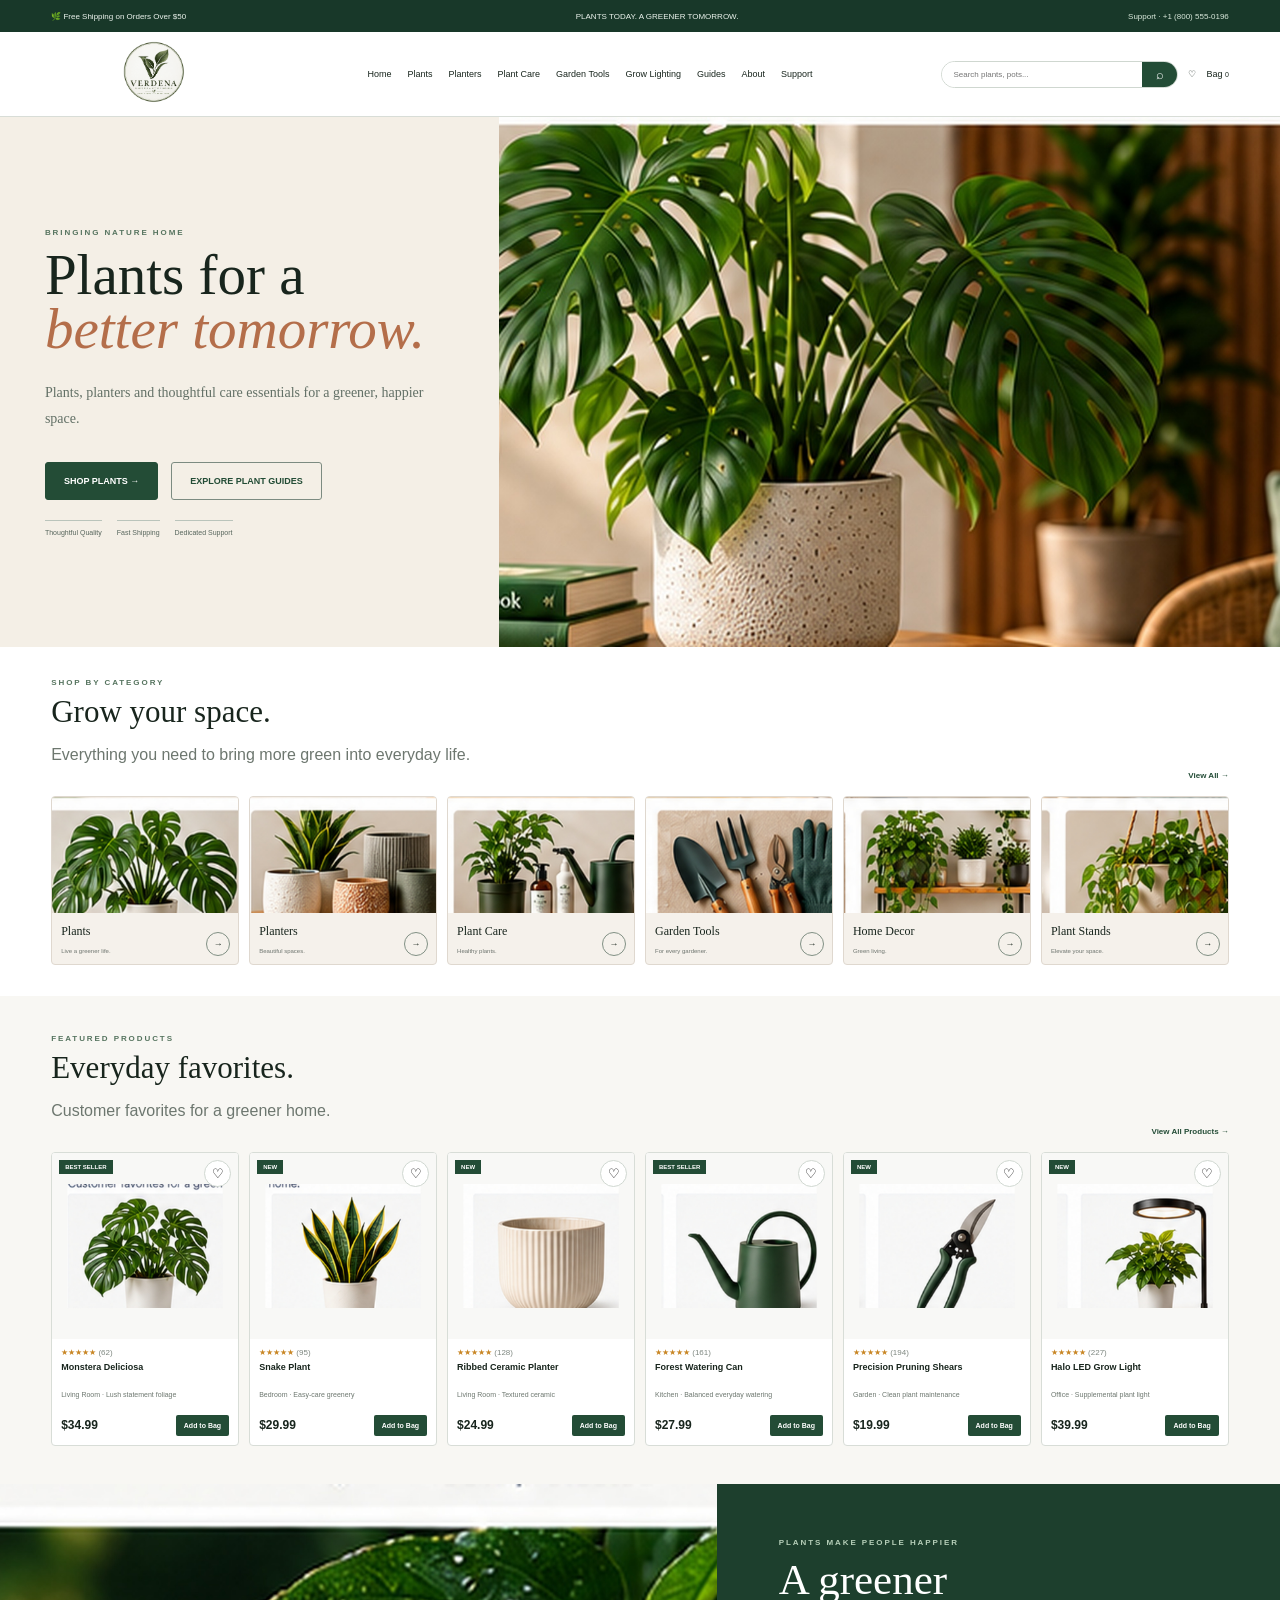
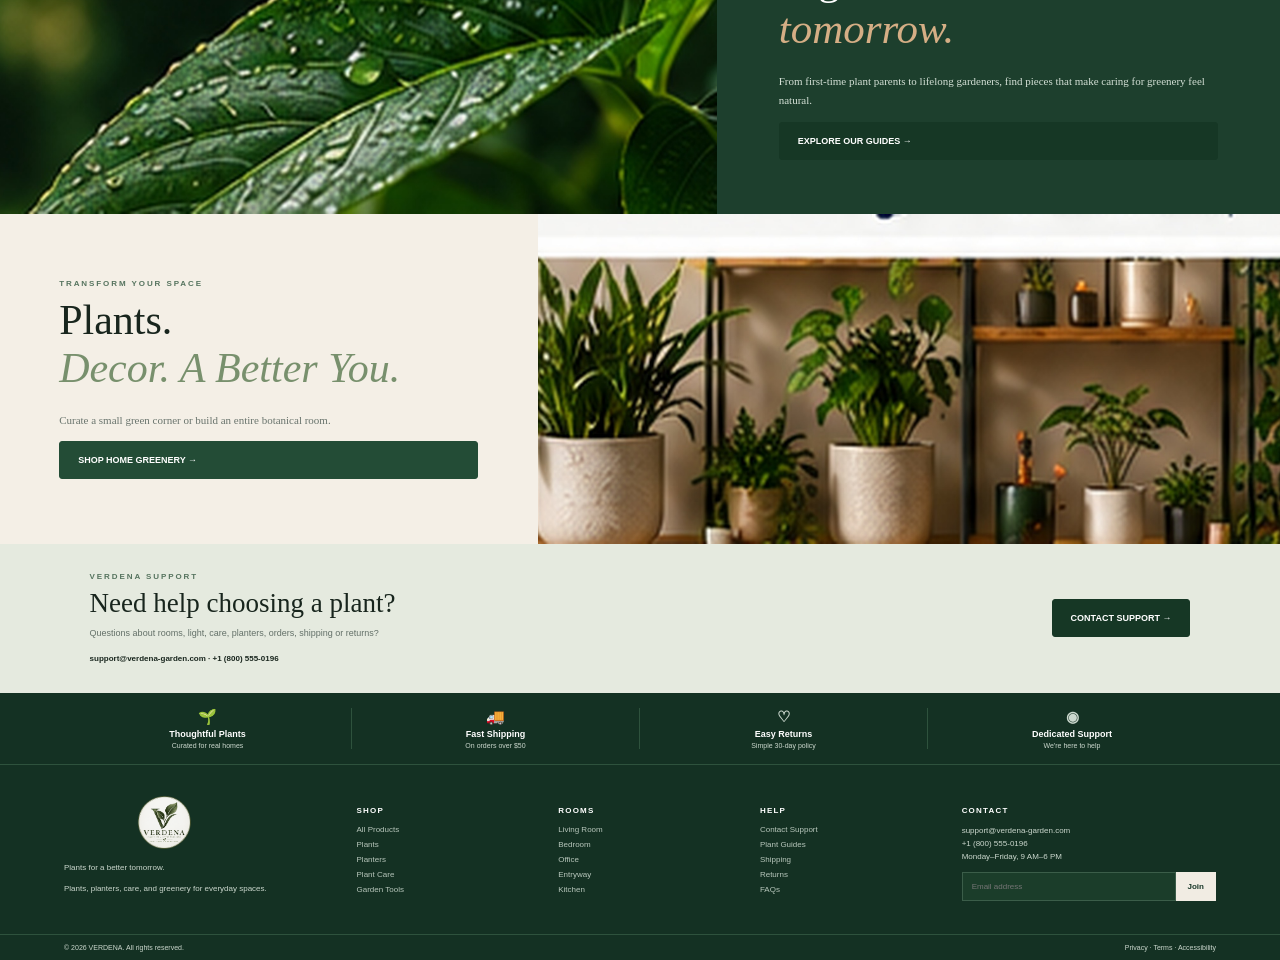
<file: index.html>
<!doctype html><html lang="en"><head><meta charset="utf-8"><meta name="viewport" content="width=device-width,initial-scale=1"><title>Home | VERDENA</title><meta name="description" content="VERDENA plants, planters, plant care, garden tools and natural home greenery."><link rel="stylesheet" href="style.css"></head><body><div class="utility"><span>🌿 Free Shipping on Orders Over $50</span><span>PLANTS TODAY. A GREENER TOMORROW.</span><a href="contact.html">Support · +1 (800) 555-0196</a></div>
<header class="header"><div class="nav">
<a class="brand" href="index.html"><img src="assets/images/verdena-logo.png" alt="VERDENA"></a>
<nav><a href="index.html">Home</a><a href="shop.html">Plants</a><a href="shop.html?cat=Planters">Planters</a><a href="shop.html?cat=Plant Care">Plant Care</a><a href="shop.html?cat=Garden Tools">Garden Tools</a><a href="shop.html?cat=Grow Lighting">Grow Lighting</a><a href="guides.html">Guides</a><a href="about.html">About</a><a href="contact.html">Support</a></nav>
<div class="tools"><div class="search"><input id="search" placeholder="Search plants, pots..."><button>⌕</button></div><a href="wishlist.html">♡</a><a href="cart.html">Bag <small id="cartCount">0</small></a></div>
</div></header><main>
<section class="hero"><div class="heroCopy"><div class="eyebrow">BRINGING NATURE HOME</div><h1>Plants for a<br><em>better tomorrow.</em></h1><p>Plants, planters and thoughtful care essentials for a greener, happier space.</p><div class="heroBtns"><a class="btn" href="shop.html?cat=Plants">Shop Plants →</a><a class="outline" href="guides.html">Explore Plant Guides</a></div><div class="trust"><span>Thoughtful Quality</span><span>Fast Shipping</span><span>Dedicated Support</span></div></div><div class="heroPhoto"><img src="assets/images/hero.jpg" alt="VERDENA greenery in a warm home"></div></section>

<section class="categories"><div class="sectionIntro"><div><div class="eyebrow">SHOP BY CATEGORY</div><h2>Grow your space.</h2><p>Everything you need to bring more green into everyday life.</p></div><a href="shop.html">View All →</a></div><div class="catGrid"><a class="catCard" href="shop.html?cat=Plants"><img src="assets/images/plants-cat.jpg" alt="Plants"><div><strong>Plants</strong><span>Live a greener life.</span></div><b>→</b></a><a class="catCard" href="shop.html?cat=Planters"><img src="assets/images/planters-cat.jpg" alt="Planters"><div><strong>Planters</strong><span>Beautiful spaces.</span></div><b>→</b></a><a class="catCard" href="shop.html?cat=Plant Care"><img src="assets/images/care-cat.jpg" alt="Plant Care"><div><strong>Plant Care</strong><span>Healthy plants.</span></div><b>→</b></a><a class="catCard" href="shop.html?cat=Garden Tools"><img src="assets/images/tools-cat.jpg" alt="Garden Tools"><div><strong>Garden Tools</strong><span>For every gardener.</span></div><b>→</b></a><a class="catCard" href="shop.html?cat=Home Decor"><img src="assets/images/decor-cat.jpg" alt="Home Decor"><div><strong>Home Decor</strong><span>Green living.</span></div><b>→</b></a><a class="catCard" href="shop.html?cat=Plant Stands"><img src="assets/images/stands-cat.jpg" alt="Plant Stands"><div><strong>Plant Stands</strong><span>Elevate your space.</span></div><b>→</b></a></div></section>

<section class="featured"><div class="sectionIntro"><div><div class="eyebrow">FEATURED PRODUCTS</div><h2>Everyday favorites.</h2><p>Customer favorites for a greener home.</p></div><a href="products.html">View All Products →</a></div><div class="productsGrid"><article class="productCard"><span class="tag">BEST SELLER</span><button class="heart" onclick="toggleWish(0)">♡</button><a class="productImg" href="product.html?id=0"><img src="assets/images/monstera.jpg" alt="Monstera Deliciosa" loading="lazy"></a><div class="productInfo"><div class="stars">★★★★★ <span>(62)</span></div><h3>Monstera Deliciosa</h3><p>Living Room · Lush statement foliage</p><div class="priceRow"><strong>$34.99</strong><button onclick="addToCart(0)">Add to Bag</button></div></div></article><article class="productCard"><span class="tag">NEW</span><button class="heart" onclick="toggleWish(1)">♡</button><a class="productImg" href="product.html?id=1"><img src="assets/images/snake-plant.jpg" alt="Snake Plant" loading="lazy"></a><div class="productInfo"><div class="stars">★★★★★ <span>(95)</span></div><h3>Snake Plant</h3><p>Bedroom · Easy-care greenery</p><div class="priceRow"><strong>$29.99</strong><button onclick="addToCart(1)">Add to Bag</button></div></div></article><article class="productCard"><span class="tag">NEW</span><button class="heart" onclick="toggleWish(2)">♡</button><a class="productImg" href="product.html?id=2"><img src="assets/images/ceramic-planter.jpg" alt="Ribbed Ceramic Planter" loading="lazy"></a><div class="productInfo"><div class="stars">★★★★★ <span>(128)</span></div><h3>Ribbed Ceramic Planter</h3><p>Living Room · Textured ceramic</p><div class="priceRow"><strong>$24.99</strong><button onclick="addToCart(2)">Add to Bag</button></div></div></article><article class="productCard"><span class="tag">BEST SELLER</span><button class="heart" onclick="toggleWish(3)">♡</button><a class="productImg" href="product.html?id=3"><img src="assets/images/watering-can.jpg" alt="Forest Watering Can" loading="lazy"></a><div class="productInfo"><div class="stars">★★★★★ <span>(161)</span></div><h3>Forest Watering Can</h3><p>Kitchen · Balanced everyday watering</p><div class="priceRow"><strong>$27.99</strong><button onclick="addToCart(3)">Add to Bag</button></div></div></article><article class="productCard"><span class="tag">NEW</span><button class="heart" onclick="toggleWish(4)">♡</button><a class="productImg" href="product.html?id=4"><img src="assets/images/pruning-shears.jpg" alt="Precision Pruning Shears" loading="lazy"></a><div class="productInfo"><div class="stars">★★★★★ <span>(194)</span></div><h3>Precision Pruning Shears</h3><p>Garden · Clean plant maintenance</p><div class="priceRow"><strong>$19.99</strong><button onclick="addToCart(4)">Add to Bag</button></div></div></article><article class="productCard"><span class="tag">NEW</span><button class="heart" onclick="toggleWish(5)">♡</button><a class="productImg" href="product.html?id=5"><img src="assets/images/grow-light.jpg" alt="Halo LED Grow Light" loading="lazy"></a><div class="productInfo"><div class="stars">★★★★★ <span>(227)</span></div><h3>Halo LED Grow Light</h3><p>Office · Supplemental plant light</p><div class="priceRow"><strong>$39.99</strong><button onclick="addToCart(5)">Add to Bag</button></div></div></article></div></section>

<section class="splitPromo"><div class="promoPhoto"><img src="assets/images/greenery-banner.jpg" alt="Green foliage detail"></div><div class="promoCopy"><div class="eyebrow">PLANTS MAKE PEOPLE HAPPIER</div><h2>A greener<br><em>tomorrow.</em></h2><p>From first-time plant parents to lifelong gardeners, find pieces that make caring for greenery feel natural.</p><a class="btn dark" href="guides.html">Explore Our Guides →</a></div></section>

<section class="spacePromo"><div class="spaceCopy"><div class="eyebrow">TRANSFORM YOUR SPACE</div><h2>Plants.<br><em>Decor. A Better You.</em></h2><p>Curate a small green corner or build an entire botanical room.</p><a class="btn" href="shop.html">Shop Home Greenery →</a></div><div class="spacePhoto"><img src="assets/images/space-banner.jpg" alt="Plants styled in a home"></div></section>

<section class="supportBand"><div><div class="eyebrow">VERDENA SUPPORT</div><h2>Need help choosing a plant?</h2><p>Questions about rooms, light, care, planters, orders, shipping or returns?</p><strong>support@verdena-garden.com · +1 (800) 555-0196</strong></div><a class="btn dark" href="contact.html">Contact Support →</a></section>
</main><footer class="footer"><div class="benefitRow"><div><b>🌱</b><strong>Thoughtful Plants</strong><span>Curated for real homes</span></div><div><b>🚚</b><strong>Fast Shipping</strong><span>On orders over $50</span></div><div><b>♡</b><strong>Easy Returns</strong><span>Simple 30-day policy</span></div><div><b>◉</b><strong>Dedicated Support</strong><span>We're here to help</span></div></div>
<div class="footMain"><div><img class="flogo" src="assets/images/verdena-logo.png" alt="VERDENA"><p>Plants for a better tomorrow.</p><p>Plants, planters, care, and greenery for everyday spaces.</p></div>
<div><h4>SHOP</h4><a href="shop.html">All Products</a><a href="shop.html?cat=Plants">Plants</a><a href="shop.html?cat=Planters">Planters</a><a href="shop.html?cat=Plant Care">Plant Care</a><a href="shop.html?cat=Garden Tools">Garden Tools</a></div>
<div><h4>ROOMS</h4><a href="shop.html?room=Living Room">Living Room</a><a href="shop.html?room=Bedroom">Bedroom</a><a href="shop.html?room=Office">Office</a><a href="shop.html?room=Entryway">Entryway</a><a href="shop.html?room=Kitchen">Kitchen</a></div>
<div><h4>HELP</h4><a href="contact.html">Contact Support</a><a href="guides.html">Plant Guides</a><a href="shipping.html">Shipping</a><a href="returns.html">Returns</a><a href="faq.html">FAQs</a></div>
<div><h4>CONTACT</h4><p>support@verdena-garden.com<br>+1 (800) 555-0196<br>Monday–Friday, 9 AM–6 PM</p><div class="newsletter"><input placeholder="Email address"><button>Join</button></div></div>
</div><div class="bottom">© 2026 VERDENA. All rights reserved.<span>Privacy · Terms · Accessibility</span></div></footer><script src="app.js"></script></body></html>
</file>
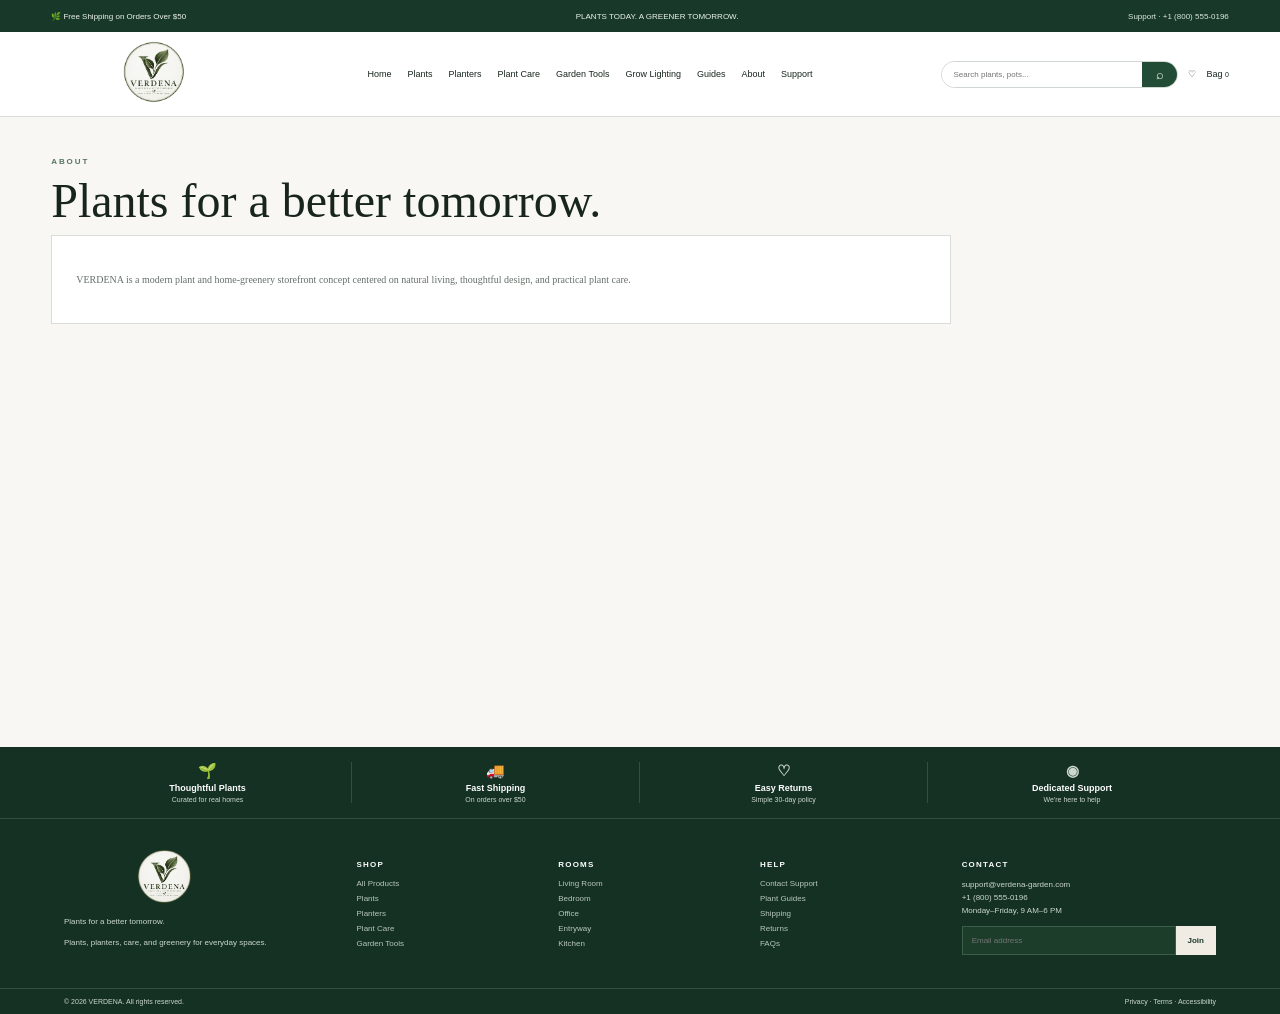
<file: about.html>
<!doctype html><html lang="en"><head><meta charset="utf-8"><meta name="viewport" content="width=device-width,initial-scale=1"><title>About VERDENA | VERDENA</title><meta name="description" content="VERDENA plants, planters, plant care, garden tools and natural home greenery."><link rel="stylesheet" href="style.css"></head><body><div class="utility"><span>🌿 Free Shipping on Orders Over $50</span><span>PLANTS TODAY. A GREENER TOMORROW.</span><a href="contact.html">Support · +1 (800) 555-0196</a></div>
<header class="header"><div class="nav">
<a class="brand" href="index.html"><img src="assets/images/verdena-logo.png" alt="VERDENA"></a>
<nav><a href="index.html">Home</a><a href="shop.html">Plants</a><a href="shop.html?cat=Planters">Planters</a><a href="shop.html?cat=Plant Care">Plant Care</a><a href="shop.html?cat=Garden Tools">Garden Tools</a><a href="shop.html?cat=Grow Lighting">Grow Lighting</a><a href="guides.html">Guides</a><a href="about.html">About</a><a href="contact.html">Support</a></nav>
<div class="tools"><div class="search"><input id="search" placeholder="Search plants, pots..."><button>⌕</button></div><a href="wishlist.html">♡</a><a href="cart.html">Bag <small id="cartCount">0</small></a></div>
</div></header><main class='page'><div class='pageIntro'><div class='eyebrow'>ABOUT</div><h1>Plants for a better tomorrow.</h1></div><div class='content'><p>VERDENA is a modern plant and home-greenery storefront concept centered on natural living, thoughtful design, and practical plant care.</p></div></main><footer class="footer"><div class="benefitRow"><div><b>🌱</b><strong>Thoughtful Plants</strong><span>Curated for real homes</span></div><div><b>🚚</b><strong>Fast Shipping</strong><span>On orders over $50</span></div><div><b>♡</b><strong>Easy Returns</strong><span>Simple 30-day policy</span></div><div><b>◉</b><strong>Dedicated Support</strong><span>We're here to help</span></div></div>
<div class="footMain"><div><img class="flogo" src="assets/images/verdena-logo.png" alt="VERDENA"><p>Plants for a better tomorrow.</p><p>Plants, planters, care, and greenery for everyday spaces.</p></div>
<div><h4>SHOP</h4><a href="shop.html">All Products</a><a href="shop.html?cat=Plants">Plants</a><a href="shop.html?cat=Planters">Planters</a><a href="shop.html?cat=Plant Care">Plant Care</a><a href="shop.html?cat=Garden Tools">Garden Tools</a></div>
<div><h4>ROOMS</h4><a href="shop.html?room=Living Room">Living Room</a><a href="shop.html?room=Bedroom">Bedroom</a><a href="shop.html?room=Office">Office</a><a href="shop.html?room=Entryway">Entryway</a><a href="shop.html?room=Kitchen">Kitchen</a></div>
<div><h4>HELP</h4><a href="contact.html">Contact Support</a><a href="guides.html">Plant Guides</a><a href="shipping.html">Shipping</a><a href="returns.html">Returns</a><a href="faq.html">FAQs</a></div>
<div><h4>CONTACT</h4><p>support@verdena-garden.com<br>+1 (800) 555-0196<br>Monday–Friday, 9 AM–6 PM</p><div class="newsletter"><input placeholder="Email address"><button>Join</button></div></div>
</div><div class="bottom">© 2026 VERDENA. All rights reserved.<span>Privacy · Terms · Accessibility</span></div></footer><script src="app.js"></script></body></html>
</file>
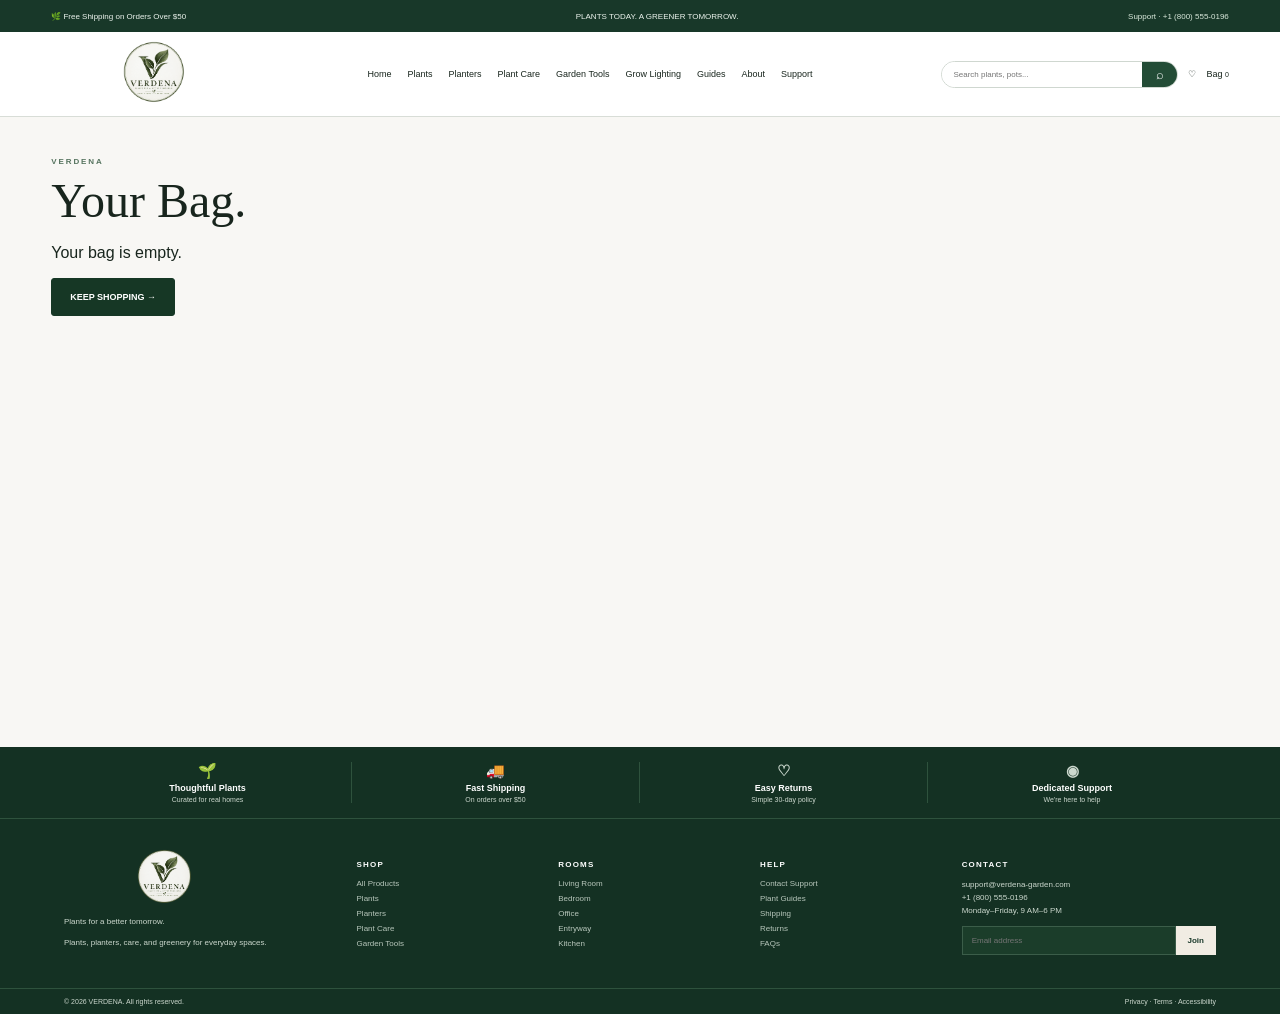
<file: cart.html>
<!doctype html><html lang="en"><head><meta charset="utf-8"><meta name="viewport" content="width=device-width,initial-scale=1"><title>Bag | VERDENA</title><meta name="description" content="VERDENA plants, planters, plant care, garden tools and natural home greenery."><link rel="stylesheet" href="style.css"></head><body><div class="utility"><span>🌿 Free Shipping on Orders Over $50</span><span>PLANTS TODAY. A GREENER TOMORROW.</span><a href="contact.html">Support · +1 (800) 555-0196</a></div>
<header class="header"><div class="nav">
<a class="brand" href="index.html"><img src="assets/images/verdena-logo.png" alt="VERDENA"></a>
<nav><a href="index.html">Home</a><a href="shop.html">Plants</a><a href="shop.html?cat=Planters">Planters</a><a href="shop.html?cat=Plant Care">Plant Care</a><a href="shop.html?cat=Garden Tools">Garden Tools</a><a href="shop.html?cat=Grow Lighting">Grow Lighting</a><a href="guides.html">Guides</a><a href="about.html">About</a><a href="contact.html">Support</a></nav>
<div class="tools"><div class="search"><input id="search" placeholder="Search plants, pots..."><button>⌕</button></div><a href="wishlist.html">♡</a><a href="cart.html">Bag <small id="cartCount">0</small></a></div>
</div></header><main class='page'><div class='pageIntro'><div class='eyebrow'>VERDENA</div><h1>Your Bag.</h1></div><div id='cartPage'></div></main><footer class="footer"><div class="benefitRow"><div><b>🌱</b><strong>Thoughtful Plants</strong><span>Curated for real homes</span></div><div><b>🚚</b><strong>Fast Shipping</strong><span>On orders over $50</span></div><div><b>♡</b><strong>Easy Returns</strong><span>Simple 30-day policy</span></div><div><b>◉</b><strong>Dedicated Support</strong><span>We're here to help</span></div></div>
<div class="footMain"><div><img class="flogo" src="assets/images/verdena-logo.png" alt="VERDENA"><p>Plants for a better tomorrow.</p><p>Plants, planters, care, and greenery for everyday spaces.</p></div>
<div><h4>SHOP</h4><a href="shop.html">All Products</a><a href="shop.html?cat=Plants">Plants</a><a href="shop.html?cat=Planters">Planters</a><a href="shop.html?cat=Plant Care">Plant Care</a><a href="shop.html?cat=Garden Tools">Garden Tools</a></div>
<div><h4>ROOMS</h4><a href="shop.html?room=Living Room">Living Room</a><a href="shop.html?room=Bedroom">Bedroom</a><a href="shop.html?room=Office">Office</a><a href="shop.html?room=Entryway">Entryway</a><a href="shop.html?room=Kitchen">Kitchen</a></div>
<div><h4>HELP</h4><a href="contact.html">Contact Support</a><a href="guides.html">Plant Guides</a><a href="shipping.html">Shipping</a><a href="returns.html">Returns</a><a href="faq.html">FAQs</a></div>
<div><h4>CONTACT</h4><p>support@verdena-garden.com<br>+1 (800) 555-0196<br>Monday–Friday, 9 AM–6 PM</p><div class="newsletter"><input placeholder="Email address"><button>Join</button></div></div>
</div><div class="bottom">© 2026 VERDENA. All rights reserved.<span>Privacy · Terms · Accessibility</span></div></footer><script src="app.js"></script></body></html>
</file>
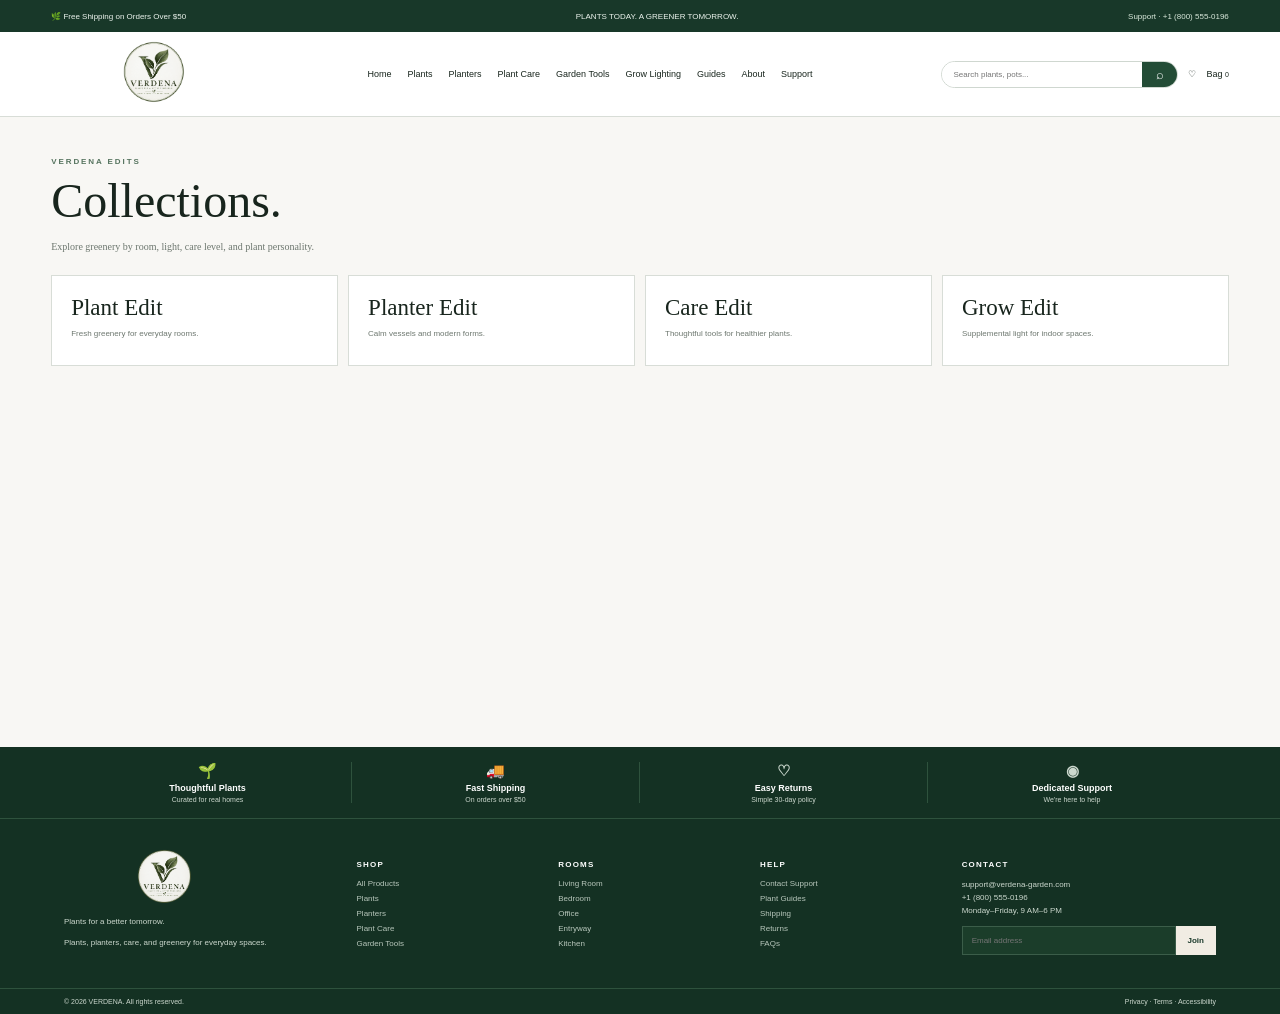
<file: collections.html>
<!doctype html><html lang="en"><head><meta charset="utf-8"><meta name="viewport" content="width=device-width,initial-scale=1"><title>Collections | VERDENA</title><meta name="description" content="VERDENA plants, planters, plant care, garden tools and natural home greenery."><link rel="stylesheet" href="style.css"></head><body><div class="utility"><span>🌿 Free Shipping on Orders Over $50</span><span>PLANTS TODAY. A GREENER TOMORROW.</span><a href="contact.html">Support · +1 (800) 555-0196</a></div>
<header class="header"><div class="nav">
<a class="brand" href="index.html"><img src="assets/images/verdena-logo.png" alt="VERDENA"></a>
<nav><a href="index.html">Home</a><a href="shop.html">Plants</a><a href="shop.html?cat=Planters">Planters</a><a href="shop.html?cat=Plant Care">Plant Care</a><a href="shop.html?cat=Garden Tools">Garden Tools</a><a href="shop.html?cat=Grow Lighting">Grow Lighting</a><a href="guides.html">Guides</a><a href="about.html">About</a><a href="contact.html">Support</a></nav>
<div class="tools"><div class="search"><input id="search" placeholder="Search plants, pots..."><button>⌕</button></div><a href="wishlist.html">♡</a><a href="cart.html">Bag <small id="cartCount">0</small></a></div>
</div></header><main class='page'><div class='pageIntro'><div class='eyebrow'>VERDENA EDITS</div><h1>Collections.</h1><p>Explore greenery by room, light, care level, and plant personality.</p></div><div class='kitCards'><a href='shop.html?cat=Plants'><h3>Plant Edit</h3><p>Fresh greenery for everyday rooms.</p></a><a href='shop.html?cat=Planters'><h3>Planter Edit</h3><p>Calm vessels and modern forms.</p></a><a href='shop.html?cat=Plant Care'><h3>Care Edit</h3><p>Thoughtful tools for healthier plants.</p></a><a href='shop.html?cat=Grow Lighting'><h3>Grow Edit</h3><p>Supplemental light for indoor spaces.</p></a></div></main><footer class="footer"><div class="benefitRow"><div><b>🌱</b><strong>Thoughtful Plants</strong><span>Curated for real homes</span></div><div><b>🚚</b><strong>Fast Shipping</strong><span>On orders over $50</span></div><div><b>♡</b><strong>Easy Returns</strong><span>Simple 30-day policy</span></div><div><b>◉</b><strong>Dedicated Support</strong><span>We're here to help</span></div></div>
<div class="footMain"><div><img class="flogo" src="assets/images/verdena-logo.png" alt="VERDENA"><p>Plants for a better tomorrow.</p><p>Plants, planters, care, and greenery for everyday spaces.</p></div>
<div><h4>SHOP</h4><a href="shop.html">All Products</a><a href="shop.html?cat=Plants">Plants</a><a href="shop.html?cat=Planters">Planters</a><a href="shop.html?cat=Plant Care">Plant Care</a><a href="shop.html?cat=Garden Tools">Garden Tools</a></div>
<div><h4>ROOMS</h4><a href="shop.html?room=Living Room">Living Room</a><a href="shop.html?room=Bedroom">Bedroom</a><a href="shop.html?room=Office">Office</a><a href="shop.html?room=Entryway">Entryway</a><a href="shop.html?room=Kitchen">Kitchen</a></div>
<div><h4>HELP</h4><a href="contact.html">Contact Support</a><a href="guides.html">Plant Guides</a><a href="shipping.html">Shipping</a><a href="returns.html">Returns</a><a href="faq.html">FAQs</a></div>
<div><h4>CONTACT</h4><p>support@verdena-garden.com<br>+1 (800) 555-0196<br>Monday–Friday, 9 AM–6 PM</p><div class="newsletter"><input placeholder="Email address"><button>Join</button></div></div>
</div><div class="bottom">© 2026 VERDENA. All rights reserved.<span>Privacy · Terms · Accessibility</span></div></footer><script src="app.js"></script></body></html>
</file>
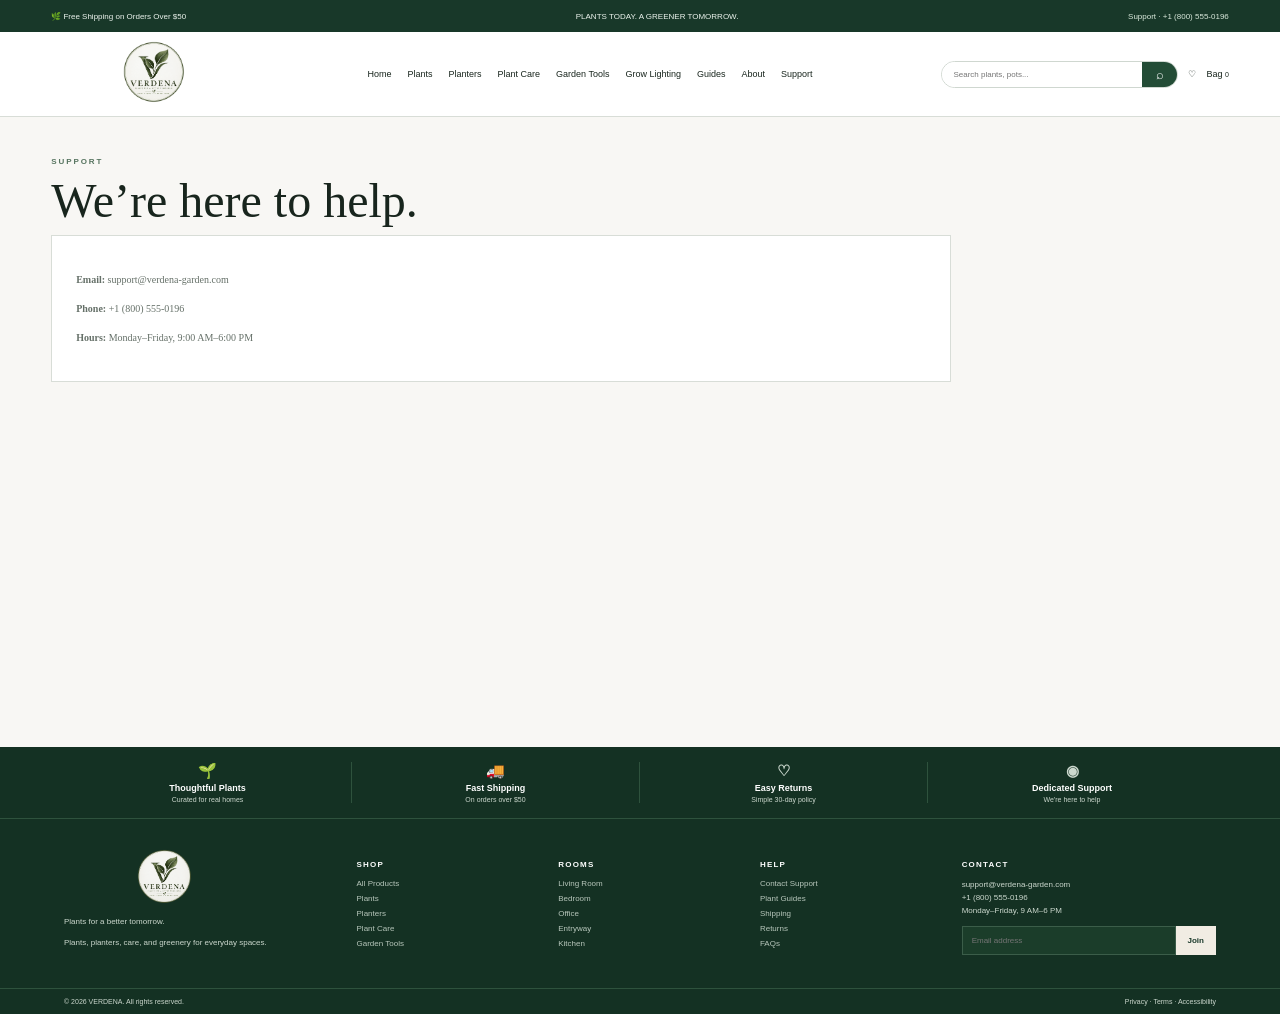
<file: contact.html>
<!doctype html><html lang="en"><head><meta charset="utf-8"><meta name="viewport" content="width=device-width,initial-scale=1"><title>Contact Support | VERDENA</title><meta name="description" content="VERDENA plants, planters, plant care, garden tools and natural home greenery."><link rel="stylesheet" href="style.css"></head><body><div class="utility"><span>🌿 Free Shipping on Orders Over $50</span><span>PLANTS TODAY. A GREENER TOMORROW.</span><a href="contact.html">Support · +1 (800) 555-0196</a></div>
<header class="header"><div class="nav">
<a class="brand" href="index.html"><img src="assets/images/verdena-logo.png" alt="VERDENA"></a>
<nav><a href="index.html">Home</a><a href="shop.html">Plants</a><a href="shop.html?cat=Planters">Planters</a><a href="shop.html?cat=Plant Care">Plant Care</a><a href="shop.html?cat=Garden Tools">Garden Tools</a><a href="shop.html?cat=Grow Lighting">Grow Lighting</a><a href="guides.html">Guides</a><a href="about.html">About</a><a href="contact.html">Support</a></nav>
<div class="tools"><div class="search"><input id="search" placeholder="Search plants, pots..."><button>⌕</button></div><a href="wishlist.html">♡</a><a href="cart.html">Bag <small id="cartCount">0</small></a></div>
</div></header><main class='page'><div class='pageIntro'><div class='eyebrow'>SUPPORT</div><h1>We’re here to help.</h1></div><div class='content'><p><strong>Email:</strong> <a href='mailto:support@verdena-garden.com'>support@verdena-garden.com</a></p><p><strong>Phone:</strong> <a href='tel:+18005550196'>+1 (800) 555-0196</a></p><p><strong>Hours:</strong> Monday–Friday, 9:00 AM–6:00 PM</p></div></main><footer class="footer"><div class="benefitRow"><div><b>🌱</b><strong>Thoughtful Plants</strong><span>Curated for real homes</span></div><div><b>🚚</b><strong>Fast Shipping</strong><span>On orders over $50</span></div><div><b>♡</b><strong>Easy Returns</strong><span>Simple 30-day policy</span></div><div><b>◉</b><strong>Dedicated Support</strong><span>We're here to help</span></div></div>
<div class="footMain"><div><img class="flogo" src="assets/images/verdena-logo.png" alt="VERDENA"><p>Plants for a better tomorrow.</p><p>Plants, planters, care, and greenery for everyday spaces.</p></div>
<div><h4>SHOP</h4><a href="shop.html">All Products</a><a href="shop.html?cat=Plants">Plants</a><a href="shop.html?cat=Planters">Planters</a><a href="shop.html?cat=Plant Care">Plant Care</a><a href="shop.html?cat=Garden Tools">Garden Tools</a></div>
<div><h4>ROOMS</h4><a href="shop.html?room=Living Room">Living Room</a><a href="shop.html?room=Bedroom">Bedroom</a><a href="shop.html?room=Office">Office</a><a href="shop.html?room=Entryway">Entryway</a><a href="shop.html?room=Kitchen">Kitchen</a></div>
<div><h4>HELP</h4><a href="contact.html">Contact Support</a><a href="guides.html">Plant Guides</a><a href="shipping.html">Shipping</a><a href="returns.html">Returns</a><a href="faq.html">FAQs</a></div>
<div><h4>CONTACT</h4><p>support@verdena-garden.com<br>+1 (800) 555-0196<br>Monday–Friday, 9 AM–6 PM</p><div class="newsletter"><input placeholder="Email address"><button>Join</button></div></div>
</div><div class="bottom">© 2026 VERDENA. All rights reserved.<span>Privacy · Terms · Accessibility</span></div></footer><script src="app.js"></script></body></html>
</file>
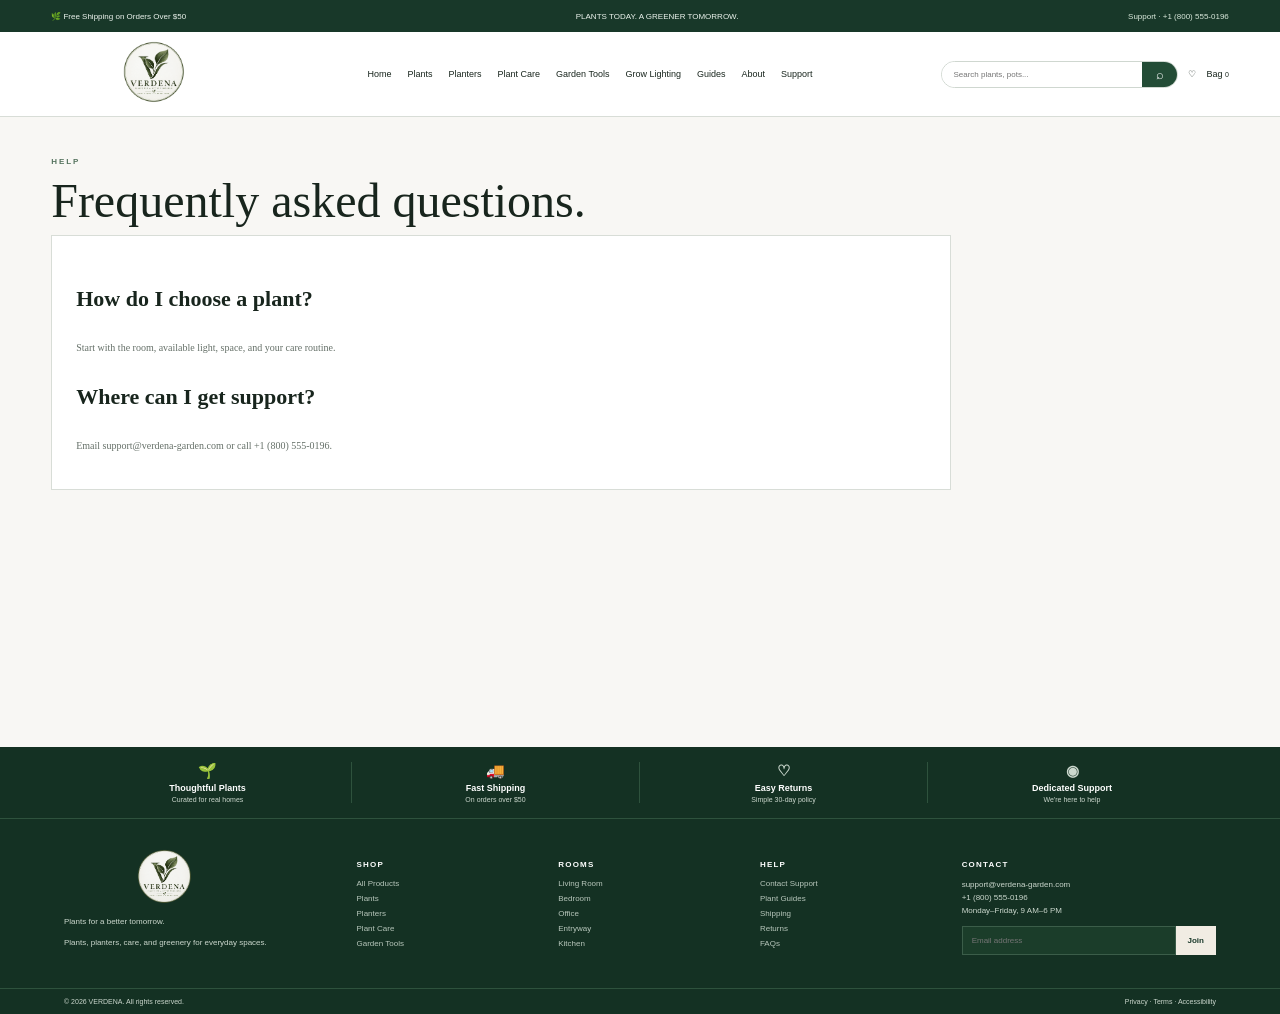
<file: faq.html>
<!doctype html><html lang="en"><head><meta charset="utf-8"><meta name="viewport" content="width=device-width,initial-scale=1"><title>FAQs | VERDENA</title><meta name="description" content="VERDENA plants, planters, plant care, garden tools and natural home greenery."><link rel="stylesheet" href="style.css"></head><body><div class="utility"><span>🌿 Free Shipping on Orders Over $50</span><span>PLANTS TODAY. A GREENER TOMORROW.</span><a href="contact.html">Support · +1 (800) 555-0196</a></div>
<header class="header"><div class="nav">
<a class="brand" href="index.html"><img src="assets/images/verdena-logo.png" alt="VERDENA"></a>
<nav><a href="index.html">Home</a><a href="shop.html">Plants</a><a href="shop.html?cat=Planters">Planters</a><a href="shop.html?cat=Plant Care">Plant Care</a><a href="shop.html?cat=Garden Tools">Garden Tools</a><a href="shop.html?cat=Grow Lighting">Grow Lighting</a><a href="guides.html">Guides</a><a href="about.html">About</a><a href="contact.html">Support</a></nav>
<div class="tools"><div class="search"><input id="search" placeholder="Search plants, pots..."><button>⌕</button></div><a href="wishlist.html">♡</a><a href="cart.html">Bag <small id="cartCount">0</small></a></div>
</div></header><main class='page'><div class='pageIntro'><div class='eyebrow'>HELP</div><h1>Frequently asked questions.</h1></div><div class='content'><h2>How do I choose a plant?</h2><p>Start with the room, available light, space, and your care routine.</p><h2>Where can I get support?</h2><p>Email support@verdena-garden.com or call +1 (800) 555-0196.</p></div></main><footer class="footer"><div class="benefitRow"><div><b>🌱</b><strong>Thoughtful Plants</strong><span>Curated for real homes</span></div><div><b>🚚</b><strong>Fast Shipping</strong><span>On orders over $50</span></div><div><b>♡</b><strong>Easy Returns</strong><span>Simple 30-day policy</span></div><div><b>◉</b><strong>Dedicated Support</strong><span>We're here to help</span></div></div>
<div class="footMain"><div><img class="flogo" src="assets/images/verdena-logo.png" alt="VERDENA"><p>Plants for a better tomorrow.</p><p>Plants, planters, care, and greenery for everyday spaces.</p></div>
<div><h4>SHOP</h4><a href="shop.html">All Products</a><a href="shop.html?cat=Plants">Plants</a><a href="shop.html?cat=Planters">Planters</a><a href="shop.html?cat=Plant Care">Plant Care</a><a href="shop.html?cat=Garden Tools">Garden Tools</a></div>
<div><h4>ROOMS</h4><a href="shop.html?room=Living Room">Living Room</a><a href="shop.html?room=Bedroom">Bedroom</a><a href="shop.html?room=Office">Office</a><a href="shop.html?room=Entryway">Entryway</a><a href="shop.html?room=Kitchen">Kitchen</a></div>
<div><h4>HELP</h4><a href="contact.html">Contact Support</a><a href="guides.html">Plant Guides</a><a href="shipping.html">Shipping</a><a href="returns.html">Returns</a><a href="faq.html">FAQs</a></div>
<div><h4>CONTACT</h4><p>support@verdena-garden.com<br>+1 (800) 555-0196<br>Monday–Friday, 9 AM–6 PM</p><div class="newsletter"><input placeholder="Email address"><button>Join</button></div></div>
</div><div class="bottom">© 2026 VERDENA. All rights reserved.<span>Privacy · Terms · Accessibility</span></div></footer><script src="app.js"></script></body></html>
</file>
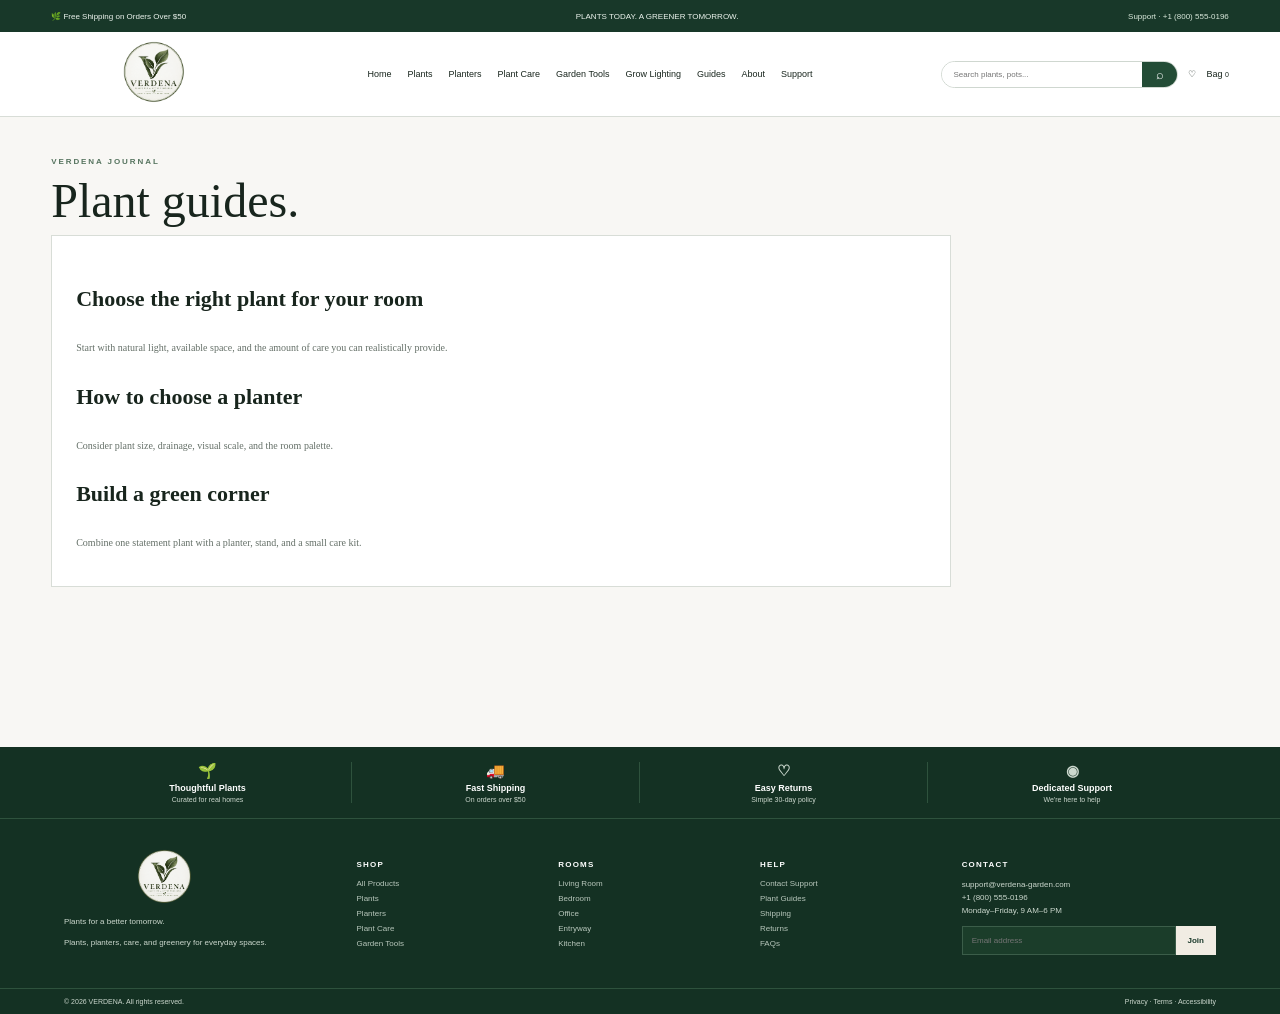
<file: guides.html>
<!doctype html><html lang="en"><head><meta charset="utf-8"><meta name="viewport" content="width=device-width,initial-scale=1"><title>Plant Guides | VERDENA</title><meta name="description" content="VERDENA plants, planters, plant care, garden tools and natural home greenery."><link rel="stylesheet" href="style.css"></head><body><div class="utility"><span>🌿 Free Shipping on Orders Over $50</span><span>PLANTS TODAY. A GREENER TOMORROW.</span><a href="contact.html">Support · +1 (800) 555-0196</a></div>
<header class="header"><div class="nav">
<a class="brand" href="index.html"><img src="assets/images/verdena-logo.png" alt="VERDENA"></a>
<nav><a href="index.html">Home</a><a href="shop.html">Plants</a><a href="shop.html?cat=Planters">Planters</a><a href="shop.html?cat=Plant Care">Plant Care</a><a href="shop.html?cat=Garden Tools">Garden Tools</a><a href="shop.html?cat=Grow Lighting">Grow Lighting</a><a href="guides.html">Guides</a><a href="about.html">About</a><a href="contact.html">Support</a></nav>
<div class="tools"><div class="search"><input id="search" placeholder="Search plants, pots..."><button>⌕</button></div><a href="wishlist.html">♡</a><a href="cart.html">Bag <small id="cartCount">0</small></a></div>
</div></header><main class='page'><div class='pageIntro'><div class='eyebrow'>VERDENA JOURNAL</div><h1>Plant guides.</h1></div><div class='content'><h2>Choose the right plant for your room</h2><p>Start with natural light, available space, and the amount of care you can realistically provide.</p><h2>How to choose a planter</h2><p>Consider plant size, drainage, visual scale, and the room palette.</p><h2>Build a green corner</h2><p>Combine one statement plant with a planter, stand, and a small care kit.</p></div></main><footer class="footer"><div class="benefitRow"><div><b>🌱</b><strong>Thoughtful Plants</strong><span>Curated for real homes</span></div><div><b>🚚</b><strong>Fast Shipping</strong><span>On orders over $50</span></div><div><b>♡</b><strong>Easy Returns</strong><span>Simple 30-day policy</span></div><div><b>◉</b><strong>Dedicated Support</strong><span>We're here to help</span></div></div>
<div class="footMain"><div><img class="flogo" src="assets/images/verdena-logo.png" alt="VERDENA"><p>Plants for a better tomorrow.</p><p>Plants, planters, care, and greenery for everyday spaces.</p></div>
<div><h4>SHOP</h4><a href="shop.html">All Products</a><a href="shop.html?cat=Plants">Plants</a><a href="shop.html?cat=Planters">Planters</a><a href="shop.html?cat=Plant Care">Plant Care</a><a href="shop.html?cat=Garden Tools">Garden Tools</a></div>
<div><h4>ROOMS</h4><a href="shop.html?room=Living Room">Living Room</a><a href="shop.html?room=Bedroom">Bedroom</a><a href="shop.html?room=Office">Office</a><a href="shop.html?room=Entryway">Entryway</a><a href="shop.html?room=Kitchen">Kitchen</a></div>
<div><h4>HELP</h4><a href="contact.html">Contact Support</a><a href="guides.html">Plant Guides</a><a href="shipping.html">Shipping</a><a href="returns.html">Returns</a><a href="faq.html">FAQs</a></div>
<div><h4>CONTACT</h4><p>support@verdena-garden.com<br>+1 (800) 555-0196<br>Monday–Friday, 9 AM–6 PM</p><div class="newsletter"><input placeholder="Email address"><button>Join</button></div></div>
</div><div class="bottom">© 2026 VERDENA. All rights reserved.<span>Privacy · Terms · Accessibility</span></div></footer><script src="app.js"></script></body></html>
</file>
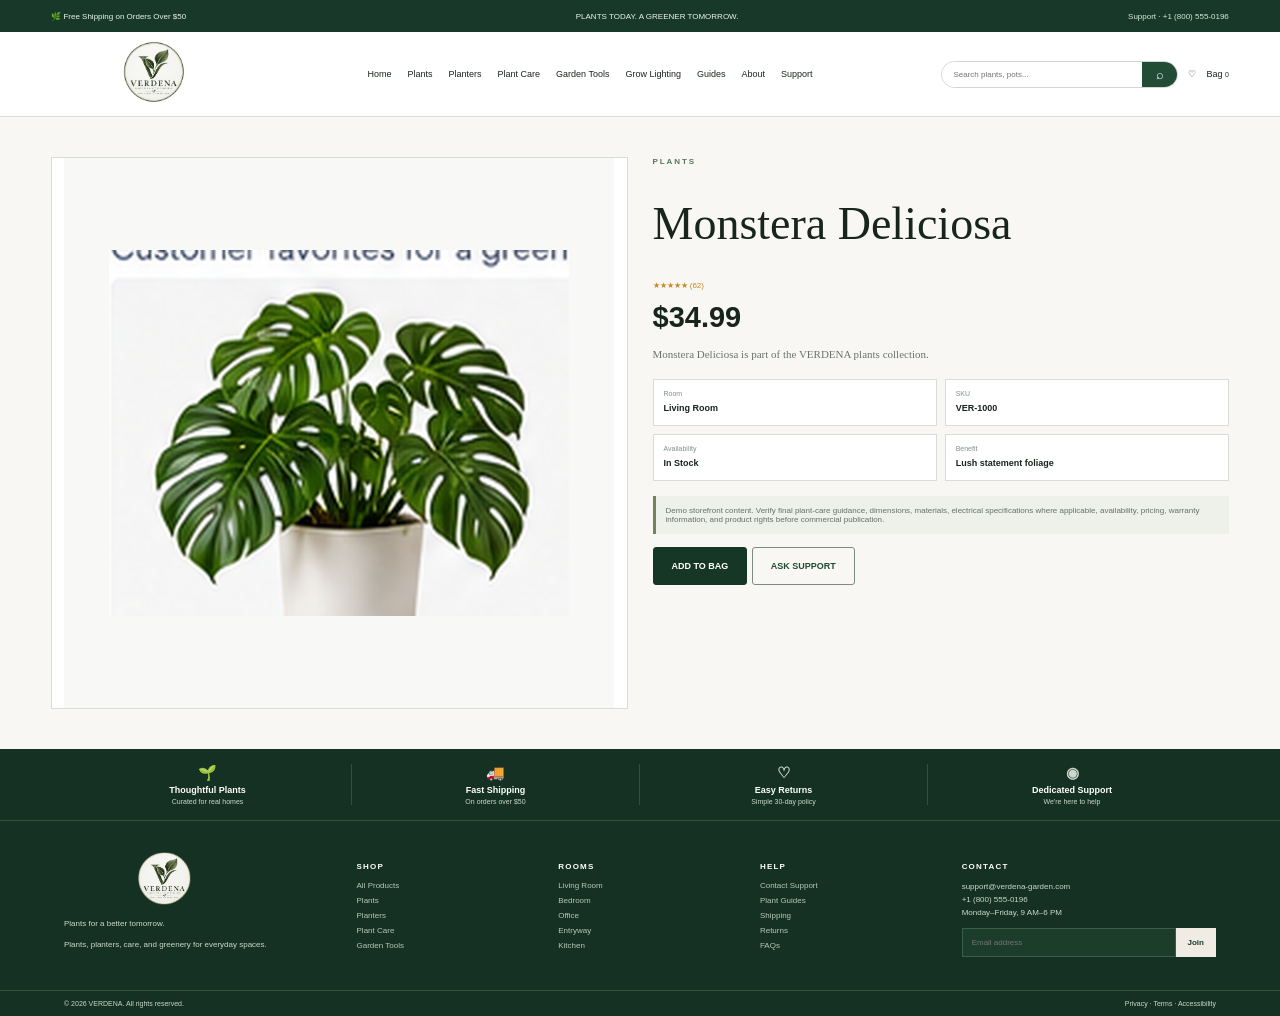
<file: product.html>
<!doctype html><html lang="en"><head><meta charset="utf-8"><meta name="viewport" content="width=device-width,initial-scale=1"><title>Product | VERDENA</title><meta name="description" content="VERDENA plants, planters, plant care, garden tools and natural home greenery."><link rel="stylesheet" href="style.css"></head><body><div class="utility"><span>🌿 Free Shipping on Orders Over $50</span><span>PLANTS TODAY. A GREENER TOMORROW.</span><a href="contact.html">Support · +1 (800) 555-0196</a></div>
<header class="header"><div class="nav">
<a class="brand" href="index.html"><img src="assets/images/verdena-logo.png" alt="VERDENA"></a>
<nav><a href="index.html">Home</a><a href="shop.html">Plants</a><a href="shop.html?cat=Planters">Planters</a><a href="shop.html?cat=Plant Care">Plant Care</a><a href="shop.html?cat=Garden Tools">Garden Tools</a><a href="shop.html?cat=Grow Lighting">Grow Lighting</a><a href="guides.html">Guides</a><a href="about.html">About</a><a href="contact.html">Support</a></nav>
<div class="tools"><div class="search"><input id="search" placeholder="Search plants, pots..."><button>⌕</button></div><a href="wishlist.html">♡</a><a href="cart.html">Bag <small id="cartCount">0</small></a></div>
</div></header><main class='page'><div id='productDetail'></div></main><footer class="footer"><div class="benefitRow"><div><b>🌱</b><strong>Thoughtful Plants</strong><span>Curated for real homes</span></div><div><b>🚚</b><strong>Fast Shipping</strong><span>On orders over $50</span></div><div><b>♡</b><strong>Easy Returns</strong><span>Simple 30-day policy</span></div><div><b>◉</b><strong>Dedicated Support</strong><span>We're here to help</span></div></div>
<div class="footMain"><div><img class="flogo" src="assets/images/verdena-logo.png" alt="VERDENA"><p>Plants for a better tomorrow.</p><p>Plants, planters, care, and greenery for everyday spaces.</p></div>
<div><h4>SHOP</h4><a href="shop.html">All Products</a><a href="shop.html?cat=Plants">Plants</a><a href="shop.html?cat=Planters">Planters</a><a href="shop.html?cat=Plant Care">Plant Care</a><a href="shop.html?cat=Garden Tools">Garden Tools</a></div>
<div><h4>ROOMS</h4><a href="shop.html?room=Living Room">Living Room</a><a href="shop.html?room=Bedroom">Bedroom</a><a href="shop.html?room=Office">Office</a><a href="shop.html?room=Entryway">Entryway</a><a href="shop.html?room=Kitchen">Kitchen</a></div>
<div><h4>HELP</h4><a href="contact.html">Contact Support</a><a href="guides.html">Plant Guides</a><a href="shipping.html">Shipping</a><a href="returns.html">Returns</a><a href="faq.html">FAQs</a></div>
<div><h4>CONTACT</h4><p>support@verdena-garden.com<br>+1 (800) 555-0196<br>Monday–Friday, 9 AM–6 PM</p><div class="newsletter"><input placeholder="Email address"><button>Join</button></div></div>
</div><div class="bottom">© 2026 VERDENA. All rights reserved.<span>Privacy · Terms · Accessibility</span></div></footer><script src="app.js"></script></body></html>
</file>
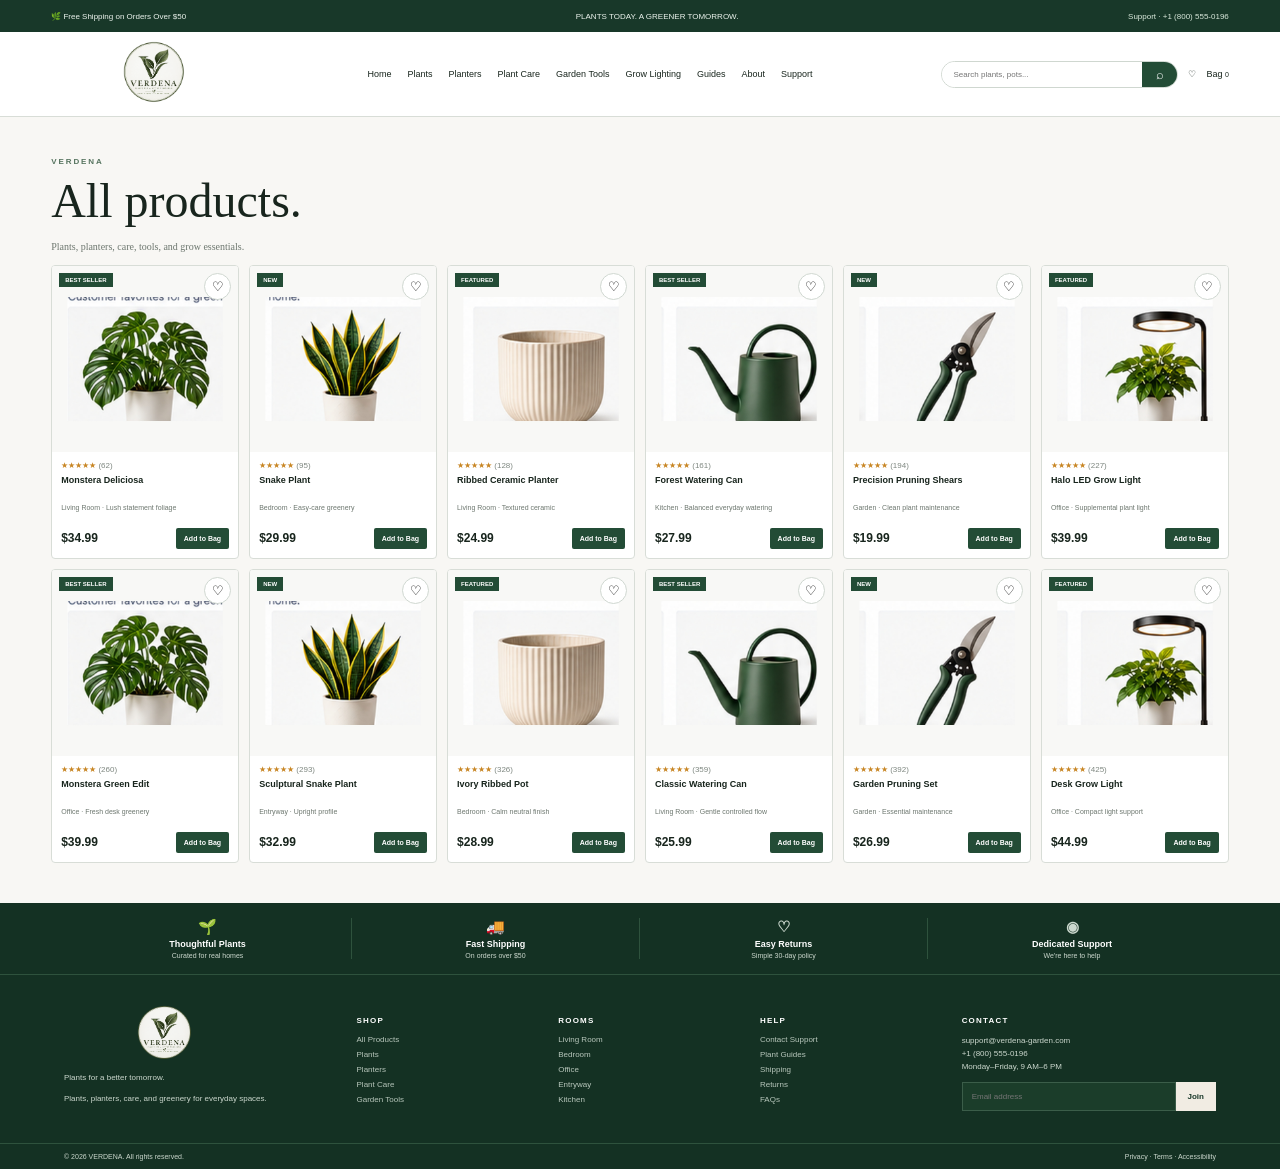
<file: products.html>
<!doctype html><html lang="en"><head><meta charset="utf-8"><meta name="viewport" content="width=device-width,initial-scale=1"><title>All Products | VERDENA</title><meta name="description" content="VERDENA plants, planters, plant care, garden tools and natural home greenery."><link rel="stylesheet" href="style.css"></head><body><div class="utility"><span>🌿 Free Shipping on Orders Over $50</span><span>PLANTS TODAY. A GREENER TOMORROW.</span><a href="contact.html">Support · +1 (800) 555-0196</a></div>
<header class="header"><div class="nav">
<a class="brand" href="index.html"><img src="assets/images/verdena-logo.png" alt="VERDENA"></a>
<nav><a href="index.html">Home</a><a href="shop.html">Plants</a><a href="shop.html?cat=Planters">Planters</a><a href="shop.html?cat=Plant Care">Plant Care</a><a href="shop.html?cat=Garden Tools">Garden Tools</a><a href="shop.html?cat=Grow Lighting">Grow Lighting</a><a href="guides.html">Guides</a><a href="about.html">About</a><a href="contact.html">Support</a></nav>
<div class="tools"><div class="search"><input id="search" placeholder="Search plants, pots..."><button>⌕</button></div><a href="wishlist.html">♡</a><a href="cart.html">Bag <small id="cartCount">0</small></a></div>
</div></header><main class='page'><div class='pageIntro'><div class='eyebrow'>VERDENA</div><h1>All products.</h1><p>Plants, planters, care, tools, and grow essentials.</p></div><div id='shopGrid' class='productsGrid'></div></main><footer class="footer"><div class="benefitRow"><div><b>🌱</b><strong>Thoughtful Plants</strong><span>Curated for real homes</span></div><div><b>🚚</b><strong>Fast Shipping</strong><span>On orders over $50</span></div><div><b>♡</b><strong>Easy Returns</strong><span>Simple 30-day policy</span></div><div><b>◉</b><strong>Dedicated Support</strong><span>We're here to help</span></div></div>
<div class="footMain"><div><img class="flogo" src="assets/images/verdena-logo.png" alt="VERDENA"><p>Plants for a better tomorrow.</p><p>Plants, planters, care, and greenery for everyday spaces.</p></div>
<div><h4>SHOP</h4><a href="shop.html">All Products</a><a href="shop.html?cat=Plants">Plants</a><a href="shop.html?cat=Planters">Planters</a><a href="shop.html?cat=Plant Care">Plant Care</a><a href="shop.html?cat=Garden Tools">Garden Tools</a></div>
<div><h4>ROOMS</h4><a href="shop.html?room=Living Room">Living Room</a><a href="shop.html?room=Bedroom">Bedroom</a><a href="shop.html?room=Office">Office</a><a href="shop.html?room=Entryway">Entryway</a><a href="shop.html?room=Kitchen">Kitchen</a></div>
<div><h4>HELP</h4><a href="contact.html">Contact Support</a><a href="guides.html">Plant Guides</a><a href="shipping.html">Shipping</a><a href="returns.html">Returns</a><a href="faq.html">FAQs</a></div>
<div><h4>CONTACT</h4><p>support@verdena-garden.com<br>+1 (800) 555-0196<br>Monday–Friday, 9 AM–6 PM</p><div class="newsletter"><input placeholder="Email address"><button>Join</button></div></div>
</div><div class="bottom">© 2026 VERDENA. All rights reserved.<span>Privacy · Terms · Accessibility</span></div></footer><script src="app.js"></script></body></html>
</file>
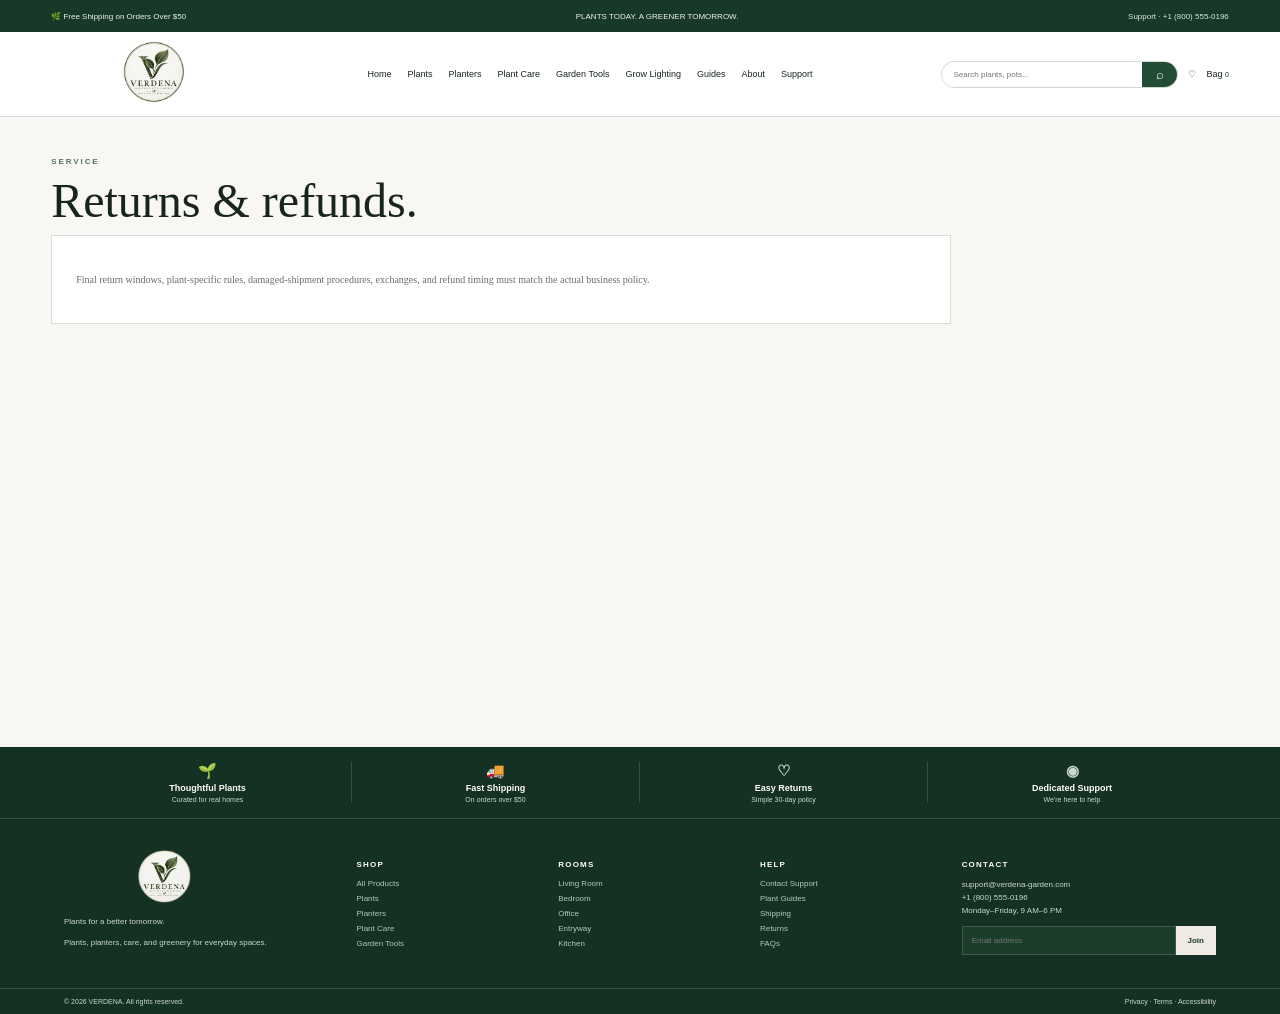
<file: returns.html>
<!doctype html><html lang="en"><head><meta charset="utf-8"><meta name="viewport" content="width=device-width,initial-scale=1"><title>Returns | VERDENA</title><meta name="description" content="VERDENA plants, planters, plant care, garden tools and natural home greenery."><link rel="stylesheet" href="style.css"></head><body><div class="utility"><span>🌿 Free Shipping on Orders Over $50</span><span>PLANTS TODAY. A GREENER TOMORROW.</span><a href="contact.html">Support · +1 (800) 555-0196</a></div>
<header class="header"><div class="nav">
<a class="brand" href="index.html"><img src="assets/images/verdena-logo.png" alt="VERDENA"></a>
<nav><a href="index.html">Home</a><a href="shop.html">Plants</a><a href="shop.html?cat=Planters">Planters</a><a href="shop.html?cat=Plant Care">Plant Care</a><a href="shop.html?cat=Garden Tools">Garden Tools</a><a href="shop.html?cat=Grow Lighting">Grow Lighting</a><a href="guides.html">Guides</a><a href="about.html">About</a><a href="contact.html">Support</a></nav>
<div class="tools"><div class="search"><input id="search" placeholder="Search plants, pots..."><button>⌕</button></div><a href="wishlist.html">♡</a><a href="cart.html">Bag <small id="cartCount">0</small></a></div>
</div></header><main class='page'><div class='pageIntro'><div class='eyebrow'>SERVICE</div><h1>Returns & refunds.</h1></div><div class='content'><p>Final return windows, plant-specific rules, damaged-shipment procedures, exchanges, and refund timing must match the actual business policy.</p></div></main><footer class="footer"><div class="benefitRow"><div><b>🌱</b><strong>Thoughtful Plants</strong><span>Curated for real homes</span></div><div><b>🚚</b><strong>Fast Shipping</strong><span>On orders over $50</span></div><div><b>♡</b><strong>Easy Returns</strong><span>Simple 30-day policy</span></div><div><b>◉</b><strong>Dedicated Support</strong><span>We're here to help</span></div></div>
<div class="footMain"><div><img class="flogo" src="assets/images/verdena-logo.png" alt="VERDENA"><p>Plants for a better tomorrow.</p><p>Plants, planters, care, and greenery for everyday spaces.</p></div>
<div><h4>SHOP</h4><a href="shop.html">All Products</a><a href="shop.html?cat=Plants">Plants</a><a href="shop.html?cat=Planters">Planters</a><a href="shop.html?cat=Plant Care">Plant Care</a><a href="shop.html?cat=Garden Tools">Garden Tools</a></div>
<div><h4>ROOMS</h4><a href="shop.html?room=Living Room">Living Room</a><a href="shop.html?room=Bedroom">Bedroom</a><a href="shop.html?room=Office">Office</a><a href="shop.html?room=Entryway">Entryway</a><a href="shop.html?room=Kitchen">Kitchen</a></div>
<div><h4>HELP</h4><a href="contact.html">Contact Support</a><a href="guides.html">Plant Guides</a><a href="shipping.html">Shipping</a><a href="returns.html">Returns</a><a href="faq.html">FAQs</a></div>
<div><h4>CONTACT</h4><p>support@verdena-garden.com<br>+1 (800) 555-0196<br>Monday–Friday, 9 AM–6 PM</p><div class="newsletter"><input placeholder="Email address"><button>Join</button></div></div>
</div><div class="bottom">© 2026 VERDENA. All rights reserved.<span>Privacy · Terms · Accessibility</span></div></footer><script src="app.js"></script></body></html>
</file>
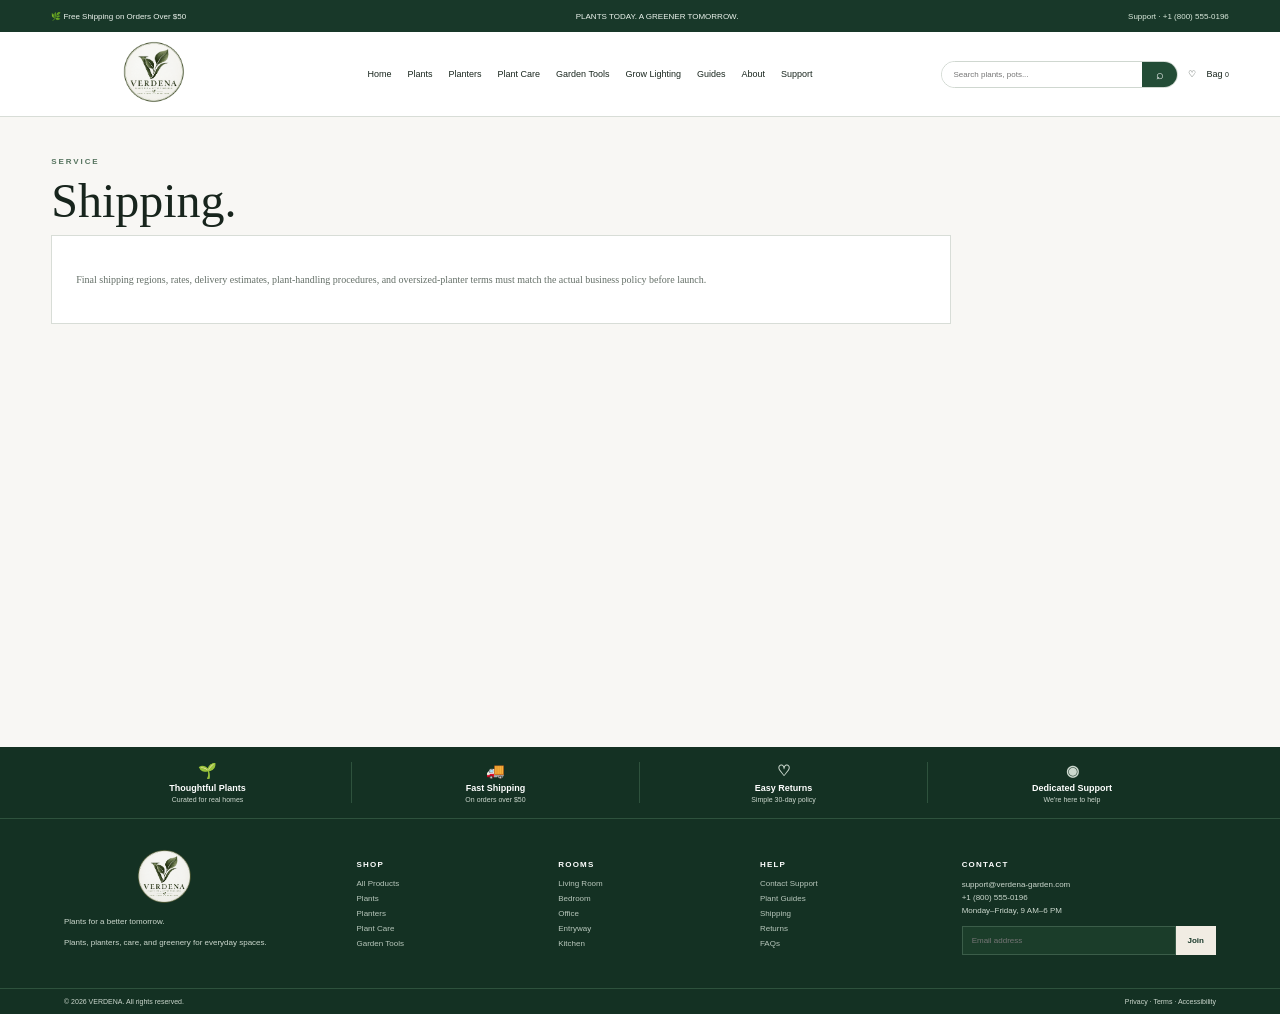
<file: shipping.html>
<!doctype html><html lang="en"><head><meta charset="utf-8"><meta name="viewport" content="width=device-width,initial-scale=1"><title>Shipping | VERDENA</title><meta name="description" content="VERDENA plants, planters, plant care, garden tools and natural home greenery."><link rel="stylesheet" href="style.css"></head><body><div class="utility"><span>🌿 Free Shipping on Orders Over $50</span><span>PLANTS TODAY. A GREENER TOMORROW.</span><a href="contact.html">Support · +1 (800) 555-0196</a></div>
<header class="header"><div class="nav">
<a class="brand" href="index.html"><img src="assets/images/verdena-logo.png" alt="VERDENA"></a>
<nav><a href="index.html">Home</a><a href="shop.html">Plants</a><a href="shop.html?cat=Planters">Planters</a><a href="shop.html?cat=Plant Care">Plant Care</a><a href="shop.html?cat=Garden Tools">Garden Tools</a><a href="shop.html?cat=Grow Lighting">Grow Lighting</a><a href="guides.html">Guides</a><a href="about.html">About</a><a href="contact.html">Support</a></nav>
<div class="tools"><div class="search"><input id="search" placeholder="Search plants, pots..."><button>⌕</button></div><a href="wishlist.html">♡</a><a href="cart.html">Bag <small id="cartCount">0</small></a></div>
</div></header><main class='page'><div class='pageIntro'><div class='eyebrow'>SERVICE</div><h1>Shipping.</h1></div><div class='content'><p>Final shipping regions, rates, delivery estimates, plant-handling procedures, and oversized-planter terms must match the actual business policy before launch.</p></div></main><footer class="footer"><div class="benefitRow"><div><b>🌱</b><strong>Thoughtful Plants</strong><span>Curated for real homes</span></div><div><b>🚚</b><strong>Fast Shipping</strong><span>On orders over $50</span></div><div><b>♡</b><strong>Easy Returns</strong><span>Simple 30-day policy</span></div><div><b>◉</b><strong>Dedicated Support</strong><span>We're here to help</span></div></div>
<div class="footMain"><div><img class="flogo" src="assets/images/verdena-logo.png" alt="VERDENA"><p>Plants for a better tomorrow.</p><p>Plants, planters, care, and greenery for everyday spaces.</p></div>
<div><h4>SHOP</h4><a href="shop.html">All Products</a><a href="shop.html?cat=Plants">Plants</a><a href="shop.html?cat=Planters">Planters</a><a href="shop.html?cat=Plant Care">Plant Care</a><a href="shop.html?cat=Garden Tools">Garden Tools</a></div>
<div><h4>ROOMS</h4><a href="shop.html?room=Living Room">Living Room</a><a href="shop.html?room=Bedroom">Bedroom</a><a href="shop.html?room=Office">Office</a><a href="shop.html?room=Entryway">Entryway</a><a href="shop.html?room=Kitchen">Kitchen</a></div>
<div><h4>HELP</h4><a href="contact.html">Contact Support</a><a href="guides.html">Plant Guides</a><a href="shipping.html">Shipping</a><a href="returns.html">Returns</a><a href="faq.html">FAQs</a></div>
<div><h4>CONTACT</h4><p>support@verdena-garden.com<br>+1 (800) 555-0196<br>Monday–Friday, 9 AM–6 PM</p><div class="newsletter"><input placeholder="Email address"><button>Join</button></div></div>
</div><div class="bottom">© 2026 VERDENA. All rights reserved.<span>Privacy · Terms · Accessibility</span></div></footer><script src="app.js"></script></body></html>
</file>
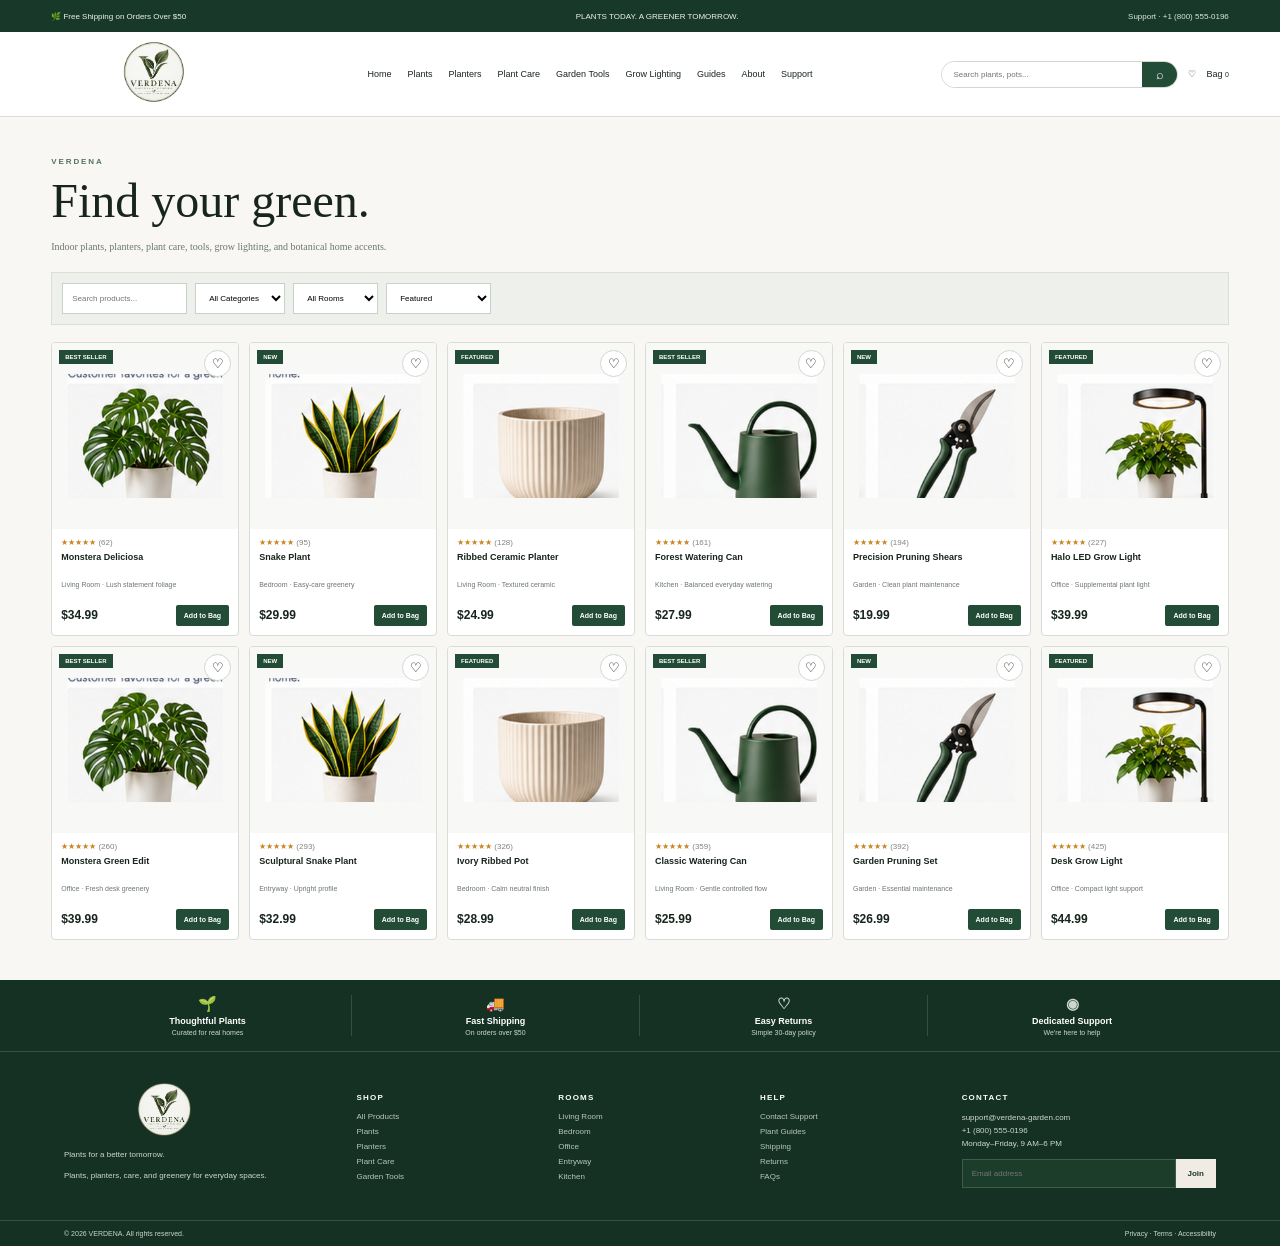
<file: shop.html>
<!doctype html><html lang="en"><head><meta charset="utf-8"><meta name="viewport" content="width=device-width,initial-scale=1"><title>Shop | VERDENA</title><meta name="description" content="VERDENA plants, planters, plant care, garden tools and natural home greenery."><link rel="stylesheet" href="style.css"></head><body><div class="utility"><span>🌿 Free Shipping on Orders Over $50</span><span>PLANTS TODAY. A GREENER TOMORROW.</span><a href="contact.html">Support · +1 (800) 555-0196</a></div>
<header class="header"><div class="nav">
<a class="brand" href="index.html"><img src="assets/images/verdena-logo.png" alt="VERDENA"></a>
<nav><a href="index.html">Home</a><a href="shop.html">Plants</a><a href="shop.html?cat=Planters">Planters</a><a href="shop.html?cat=Plant Care">Plant Care</a><a href="shop.html?cat=Garden Tools">Garden Tools</a><a href="shop.html?cat=Grow Lighting">Grow Lighting</a><a href="guides.html">Guides</a><a href="about.html">About</a><a href="contact.html">Support</a></nav>
<div class="tools"><div class="search"><input id="search" placeholder="Search plants, pots..."><button>⌕</button></div><a href="wishlist.html">♡</a><a href="cart.html">Bag <small id="cartCount">0</small></a></div>
</div></header><main class="page"><div class="pageIntro"><div class="eyebrow">VERDENA</div><h1>Find your green.</h1><p>Indoor plants, planters, plant care, tools, grow lighting, and botanical home accents.</p></div><div class="toolbar"><input id="shopSearch" placeholder="Search products..."><select id="catFilter"><option value="">All Categories</option></select><select id="roomFilter"><option value="">All Rooms</option></select><select id="sort"><option value="featured">Featured</option><option value="price-low">Price: Low to High</option><option value="price-high">Price: High to Low</option><option value="name">Name</option></select></div><div id="shopGrid" class="productsGrid"></div></main><footer class="footer"><div class="benefitRow"><div><b>🌱</b><strong>Thoughtful Plants</strong><span>Curated for real homes</span></div><div><b>🚚</b><strong>Fast Shipping</strong><span>On orders over $50</span></div><div><b>♡</b><strong>Easy Returns</strong><span>Simple 30-day policy</span></div><div><b>◉</b><strong>Dedicated Support</strong><span>We're here to help</span></div></div>
<div class="footMain"><div><img class="flogo" src="assets/images/verdena-logo.png" alt="VERDENA"><p>Plants for a better tomorrow.</p><p>Plants, planters, care, and greenery for everyday spaces.</p></div>
<div><h4>SHOP</h4><a href="shop.html">All Products</a><a href="shop.html?cat=Plants">Plants</a><a href="shop.html?cat=Planters">Planters</a><a href="shop.html?cat=Plant Care">Plant Care</a><a href="shop.html?cat=Garden Tools">Garden Tools</a></div>
<div><h4>ROOMS</h4><a href="shop.html?room=Living Room">Living Room</a><a href="shop.html?room=Bedroom">Bedroom</a><a href="shop.html?room=Office">Office</a><a href="shop.html?room=Entryway">Entryway</a><a href="shop.html?room=Kitchen">Kitchen</a></div>
<div><h4>HELP</h4><a href="contact.html">Contact Support</a><a href="guides.html">Plant Guides</a><a href="shipping.html">Shipping</a><a href="returns.html">Returns</a><a href="faq.html">FAQs</a></div>
<div><h4>CONTACT</h4><p>support@verdena-garden.com<br>+1 (800) 555-0196<br>Monday–Friday, 9 AM–6 PM</p><div class="newsletter"><input placeholder="Email address"><button>Join</button></div></div>
</div><div class="bottom">© 2026 VERDENA. All rights reserved.<span>Privacy · Terms · Accessibility</span></div></footer><script src="app.js"></script></body></html>
</file>
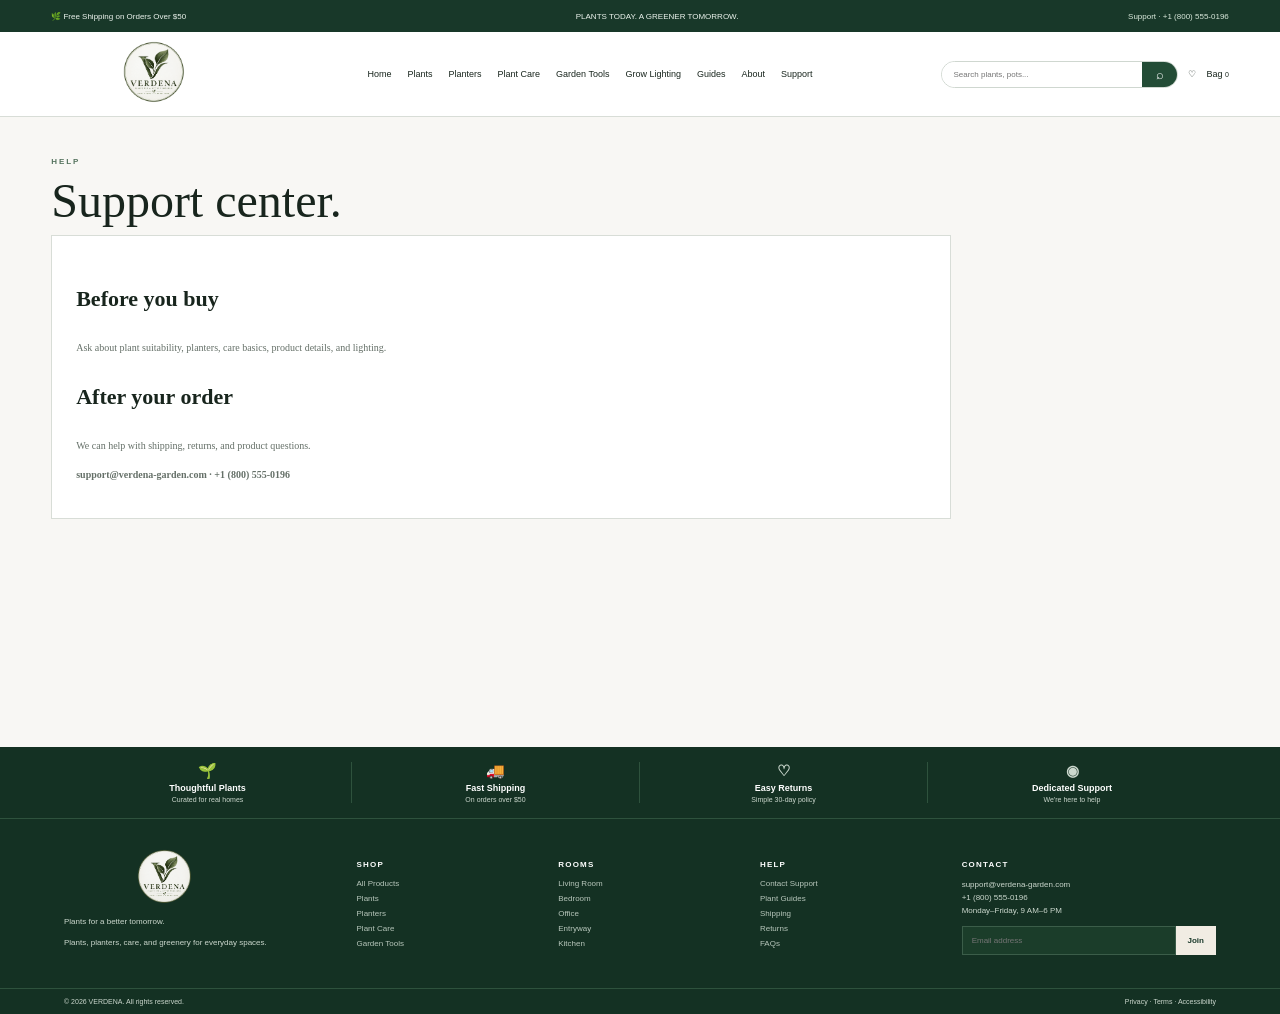
<file: support.html>
<!doctype html><html lang="en"><head><meta charset="utf-8"><meta name="viewport" content="width=device-width,initial-scale=1"><title>Support Center | VERDENA</title><meta name="description" content="VERDENA plants, planters, plant care, garden tools and natural home greenery."><link rel="stylesheet" href="style.css"></head><body><div class="utility"><span>🌿 Free Shipping on Orders Over $50</span><span>PLANTS TODAY. A GREENER TOMORROW.</span><a href="contact.html">Support · +1 (800) 555-0196</a></div>
<header class="header"><div class="nav">
<a class="brand" href="index.html"><img src="assets/images/verdena-logo.png" alt="VERDENA"></a>
<nav><a href="index.html">Home</a><a href="shop.html">Plants</a><a href="shop.html?cat=Planters">Planters</a><a href="shop.html?cat=Plant Care">Plant Care</a><a href="shop.html?cat=Garden Tools">Garden Tools</a><a href="shop.html?cat=Grow Lighting">Grow Lighting</a><a href="guides.html">Guides</a><a href="about.html">About</a><a href="contact.html">Support</a></nav>
<div class="tools"><div class="search"><input id="search" placeholder="Search plants, pots..."><button>⌕</button></div><a href="wishlist.html">♡</a><a href="cart.html">Bag <small id="cartCount">0</small></a></div>
</div></header><main class='page'><div class='pageIntro'><div class='eyebrow'>HELP</div><h1>Support center.</h1></div><div class='content'><h2>Before you buy</h2><p>Ask about plant suitability, planters, care basics, product details, and lighting.</p><h2>After your order</h2><p>We can help with shipping, returns, and product questions.</p><p><strong>support@verdena-garden.com · +1 (800) 555-0196</strong></p></div></main><footer class="footer"><div class="benefitRow"><div><b>🌱</b><strong>Thoughtful Plants</strong><span>Curated for real homes</span></div><div><b>🚚</b><strong>Fast Shipping</strong><span>On orders over $50</span></div><div><b>♡</b><strong>Easy Returns</strong><span>Simple 30-day policy</span></div><div><b>◉</b><strong>Dedicated Support</strong><span>We're here to help</span></div></div>
<div class="footMain"><div><img class="flogo" src="assets/images/verdena-logo.png" alt="VERDENA"><p>Plants for a better tomorrow.</p><p>Plants, planters, care, and greenery for everyday spaces.</p></div>
<div><h4>SHOP</h4><a href="shop.html">All Products</a><a href="shop.html?cat=Plants">Plants</a><a href="shop.html?cat=Planters">Planters</a><a href="shop.html?cat=Plant Care">Plant Care</a><a href="shop.html?cat=Garden Tools">Garden Tools</a></div>
<div><h4>ROOMS</h4><a href="shop.html?room=Living Room">Living Room</a><a href="shop.html?room=Bedroom">Bedroom</a><a href="shop.html?room=Office">Office</a><a href="shop.html?room=Entryway">Entryway</a><a href="shop.html?room=Kitchen">Kitchen</a></div>
<div><h4>HELP</h4><a href="contact.html">Contact Support</a><a href="guides.html">Plant Guides</a><a href="shipping.html">Shipping</a><a href="returns.html">Returns</a><a href="faq.html">FAQs</a></div>
<div><h4>CONTACT</h4><p>support@verdena-garden.com<br>+1 (800) 555-0196<br>Monday–Friday, 9 AM–6 PM</p><div class="newsletter"><input placeholder="Email address"><button>Join</button></div></div>
</div><div class="bottom">© 2026 VERDENA. All rights reserved.<span>Privacy · Terms · Accessibility</span></div></footer><script src="app.js"></script></body></html>
</file>
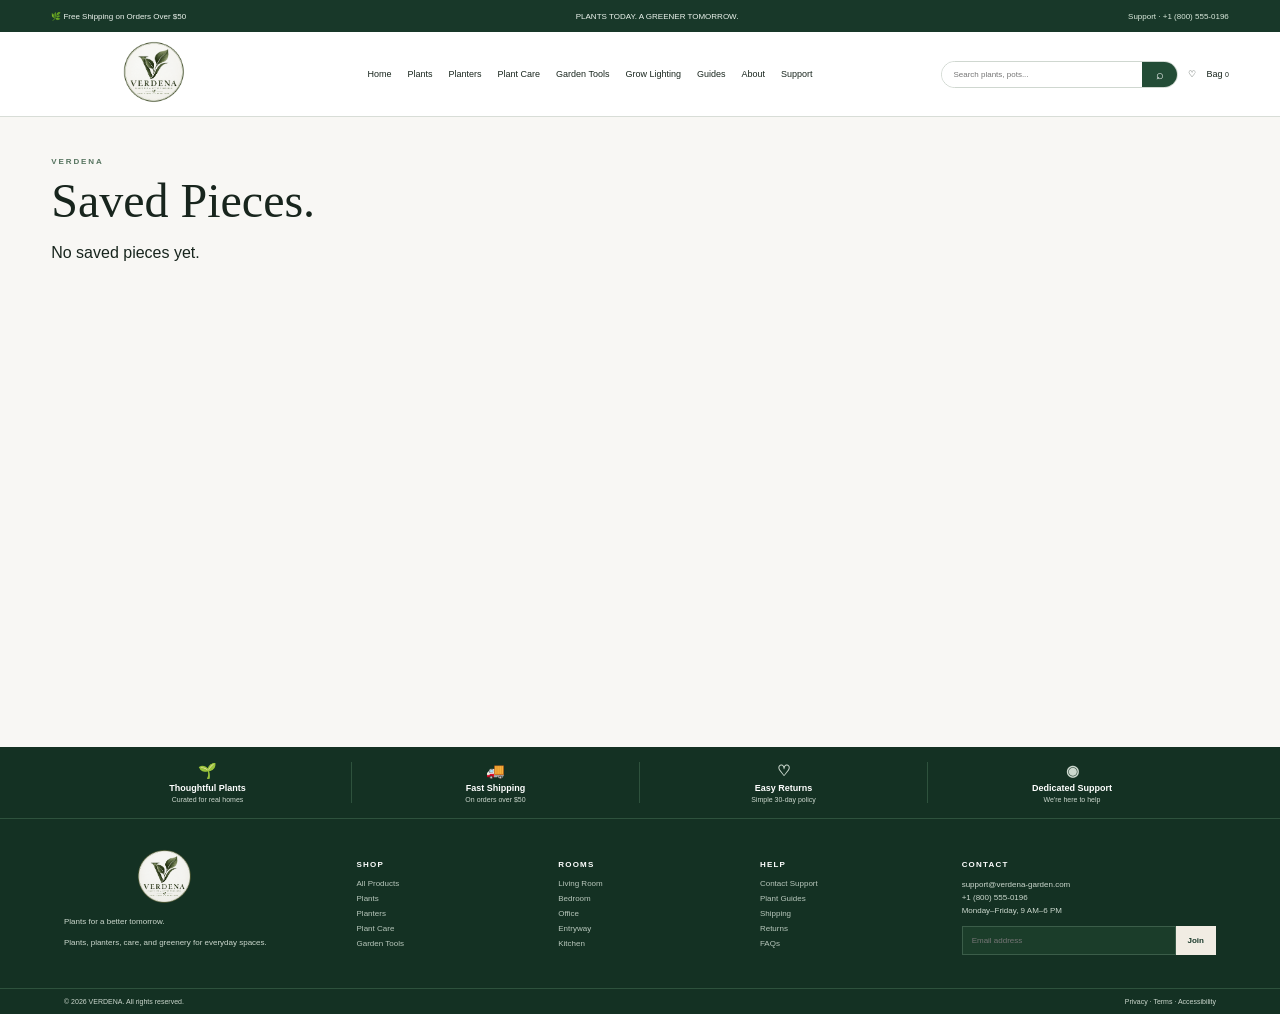
<file: wishlist.html>
<!doctype html><html lang="en"><head><meta charset="utf-8"><meta name="viewport" content="width=device-width,initial-scale=1"><title>Saved | VERDENA</title><meta name="description" content="VERDENA plants, planters, plant care, garden tools and natural home greenery."><link rel="stylesheet" href="style.css"></head><body><div class="utility"><span>🌿 Free Shipping on Orders Over $50</span><span>PLANTS TODAY. A GREENER TOMORROW.</span><a href="contact.html">Support · +1 (800) 555-0196</a></div>
<header class="header"><div class="nav">
<a class="brand" href="index.html"><img src="assets/images/verdena-logo.png" alt="VERDENA"></a>
<nav><a href="index.html">Home</a><a href="shop.html">Plants</a><a href="shop.html?cat=Planters">Planters</a><a href="shop.html?cat=Plant Care">Plant Care</a><a href="shop.html?cat=Garden Tools">Garden Tools</a><a href="shop.html?cat=Grow Lighting">Grow Lighting</a><a href="guides.html">Guides</a><a href="about.html">About</a><a href="contact.html">Support</a></nav>
<div class="tools"><div class="search"><input id="search" placeholder="Search plants, pots..."><button>⌕</button></div><a href="wishlist.html">♡</a><a href="cart.html">Bag <small id="cartCount">0</small></a></div>
</div></header><main class='page'><div class='pageIntro'><div class='eyebrow'>VERDENA</div><h1>Saved Pieces.</h1></div><div id='wishlistPage'></div></main><footer class="footer"><div class="benefitRow"><div><b>🌱</b><strong>Thoughtful Plants</strong><span>Curated for real homes</span></div><div><b>🚚</b><strong>Fast Shipping</strong><span>On orders over $50</span></div><div><b>♡</b><strong>Easy Returns</strong><span>Simple 30-day policy</span></div><div><b>◉</b><strong>Dedicated Support</strong><span>We're here to help</span></div></div>
<div class="footMain"><div><img class="flogo" src="assets/images/verdena-logo.png" alt="VERDENA"><p>Plants for a better tomorrow.</p><p>Plants, planters, care, and greenery for everyday spaces.</p></div>
<div><h4>SHOP</h4><a href="shop.html">All Products</a><a href="shop.html?cat=Plants">Plants</a><a href="shop.html?cat=Planters">Planters</a><a href="shop.html?cat=Plant Care">Plant Care</a><a href="shop.html?cat=Garden Tools">Garden Tools</a></div>
<div><h4>ROOMS</h4><a href="shop.html?room=Living Room">Living Room</a><a href="shop.html?room=Bedroom">Bedroom</a><a href="shop.html?room=Office">Office</a><a href="shop.html?room=Entryway">Entryway</a><a href="shop.html?room=Kitchen">Kitchen</a></div>
<div><h4>HELP</h4><a href="contact.html">Contact Support</a><a href="guides.html">Plant Guides</a><a href="shipping.html">Shipping</a><a href="returns.html">Returns</a><a href="faq.html">FAQs</a></div>
<div><h4>CONTACT</h4><p>support@verdena-garden.com<br>+1 (800) 555-0196<br>Monday–Friday, 9 AM–6 PM</p><div class="newsletter"><input placeholder="Email address"><button>Join</button></div></div>
</div><div class="bottom">© 2026 VERDENA. All rights reserved.<span>Privacy · Terms · Accessibility</span></div></footer><script src="app.js"></script></body></html>
</file>
<file: style.css>
:root{--green:#234c36;--green2:#316447;--olive:#71855a;--cream:#f4efe6;--paper:#faf9f6;--ink:#18251d;--muted:#6d776f;--line:#d8ddd7;--terracotta:#b46e4a;--white:#fff}
*{box-sizing:border-box}html,body{margin:0;background:var(--paper);color:var(--ink);font-family:Arial,Helvetica,sans-serif}a{text-decoration:none;color:inherit}
.utility{height:32px;background:#183829;color:#eef5ef;display:flex;justify-content:space-between;align-items:center;padding:0 4%;font-size:8px}.utility a{color:#dae9dc}
.header{position:sticky;top:0;z-index:40;background:#fff;border-bottom:1px solid var(--line)}.nav{display:grid;grid-template-columns:250px 1fr 350px;align-items:center;gap:16px;padding:9px 4%}.brand img{width:205px;height:62px;object-fit:contain}.nav nav{display:flex;justify-content:center;gap:16px;overflow:auto}.nav nav a{font-size:9px;white-space:nowrap}.tools{display:flex;justify-content:flex-end;gap:10px;align-items:center}.search{display:flex;border:1px solid #cfd7d0;border-radius:22px;overflow:hidden}.search input{width:200px;padding:8px 11px;border:0;outline:0;font-size:8px}.search button{width:35px;border:0;background:var(--green);color:#fff}.tools>a{font-size:9px}.tools small{font-size:7px}
.hero{display:grid;grid-template-columns:39% 61%;min-height:530px;background:var(--cream)}.heroCopy{padding:62px 9%;display:flex;flex-direction:column;justify-content:center}.eyebrow{font-size:8px;letter-spacing:.24em;text-transform:uppercase;color:#56745f;font-weight:900}.heroCopy h1{font:57px/.94 Georgia,serif;margin:11px 0;color:var(--ink)}.heroCopy h1 em{font-style:italic;color:var(--terracotta)}.heroCopy p{font:14px/1.8 Georgia,serif;color:#627066;max-width:480px}.heroBtns{display:flex;gap:13px;align-items:center;margin-top:17px}.btn{display:inline-block;background:var(--green);color:#fff;border:1px solid var(--green);padding:13px 18px;border-radius:3px;font-size:9px;font-weight:900;text-transform:uppercase}.btn.dark{background:#163725;border-color:#163725}.outline{border:1px solid #7c8b81;color:var(--green);padding:13px 18px;border-radius:3px;font-size:9px;font-weight:900;text-transform:uppercase}.darkOutline{display:inline-block}.trust{display:flex;gap:15px;margin-top:20px;flex-wrap:wrap}.trust span{border-top:1px solid #bac4bb;padding-top:8px;font-size:7px;color:#57665d}.heroPhoto{overflow:hidden}.heroPhoto img{width:100%;height:100%;display:block;object-fit:cover;object-position:center}
.categories{background:#fff;padding:31px 4%}.sectionIntro{display:flex;justify-content:space-between;align-items:end;margin-bottom:16px}.sectionIntro h2{font:31px Georgia,serif;margin:7px 0 3px}.sectionIntro p{font:9px;color:var(--muted)}.sectionIntro>a{font-size:8px;font-weight:900;color:var(--green)}.catGrid{display:grid;grid-template-columns:repeat(6,1fr);gap:10px}.catCard{position:relative;background:#f5f1eb;border:1px solid #dfd8cf;min-height:160px;overflow:hidden;border-radius:4px}.catCard img{width:100%;height:116px;object-fit:cover}.catCard div{padding:7px 9px}.catCard strong{display:block;font:12px Georgia,serif}.catCard span{font-size:6px;color:#6d746e}.catCard b{position:absolute;right:8px;bottom:8px;width:24px;height:24px;border:1px solid #819084;border-radius:50%;display:flex;justify-content:center;align-items:center;font-size:9px}
.featured{padding:38px 4%;background:#f8f7f3}.productsGrid{display:grid;grid-template-columns:repeat(6,1fr);gap:10px}.productCard{background:#fff;border:1px solid var(--line);position:relative;overflow:hidden;border-radius:4px}.tag{position:absolute;top:7px;left:7px;z-index:2;background:var(--green);color:#fff;padding:4px 6px;font-size:6px;font-weight:900}.heart{position:absolute;top:7px;right:7px;width:27px;height:27px;border:1px solid #d0d8d1;border-radius:50%;background:#fff;z-index:2}.productImg{display:flex;width:100%;aspect-ratio:1/1;align-items:center;justify-content:center;background:#f5f5f1;overflow:hidden}.productImg img{width:100%;height:100%;object-fit:contain;object-position:center}.productInfo{padding:9px}.stars{font-size:8px;color:#c88624}.stars span{color:#7d867f}.productInfo h3{font-size:9px;line-height:1.35;min-height:26px;margin:4px 0}.productInfo p{font-size:7px;color:var(--muted);min-height:17px;margin:0}.priceRow{display:flex;align-items:center;justify-content:space-between;gap:4px;margin-top:7px}.priceRow strong{font-size:12px}.priceRow button{background:var(--green);color:#fff;border:0;padding:7px 8px;font-size:7px;font-weight:900;border-radius:2px}
.splitPromo{display:grid;grid-template-columns:56% 44%;background:#1d3f2d;color:#fff;min-height:330px}.promoPhoto img{width:100%;height:100%;object-fit:cover}.promoCopy{padding:44px 11%;display:flex;justify-content:center;flex-direction:column}.promoCopy .eyebrow{color:#b6cfb9}.promoCopy h2{font:43px Georgia,serif;margin:8px 0}.promoCopy h2 em{font-style:italic;color:#d5ae85}.promoCopy p{font:11px/1.8 Georgia,serif;color:#d4e0d6;max-width:430px}
.spacePromo{display:grid;grid-template-columns:42% 58%;background:var(--cream);min-height:330px}.spaceCopy{padding:45px 11%;display:flex;justify-content:center;flex-direction:column}.spaceCopy h2{font:42px Georgia,serif;margin:8px 0}.spaceCopy h2 em{font-style:italic;color:#78906d}.spaceCopy p{font:11px/1.8 Georgia,serif;color:#69746d}.spacePhoto img{width:100%;height:100%;object-fit:cover}
.supportBand{display:flex;justify-content:space-between;align-items:center;padding:28px 7%;background:#e5eadf}.supportBand h2{font:27px Georgia,serif;margin:7px 0}.supportBand p{font-size:9px;color:#637068}.supportBand strong{font-size:8px}
.footer{background:#143123;color:#ccd8ce}.benefitRow{display:grid;grid-template-columns:repeat(4,1fr);padding:15px 5%;border-bottom:1px solid #2e523d}.benefitRow div{display:flex;flex-direction:column;align-items:center;gap:3px;border-right:1px solid #2e523d}.benefitRow div:last-child{border-right:0}.benefitRow b{font-size:15px}.benefitRow strong{font-size:9px;color:#fff}.benefitRow span{font-size:7px}.footMain{display:grid;grid-template-columns:1.5fr 1fr 1fr 1fr 1.4fr;gap:20px;padding:30px 5%}.flogo{width:200px;height:55px;object-fit:contain}.footer h4{font-size:8px;letter-spacing:.15em;color:#fff}.footer a{display:block;font-size:8px;margin:6px 0;color:#b8c7bc}.footer p{font-size:8px;line-height:1.6}.newsletter{display:flex}.newsletter input{flex:1;background:#1b3d2a;border:1px solid #3b5d49;color:#fff;padding:9px;font-size:8px}.newsletter button{border:0;background:#f1ece3;color:#183729;padding:0 12px;font-size:8px;font-weight:900}.bottom{border-top:1px solid #2e523d;padding:9px 5%;font-size:7px}.bottom span{float:right}
.page{min-height:70vh;padding:40px 4%;background:#f8f7f4}.pageIntro h1{font:48px Georgia,serif;margin:7px 0}.pageIntro p{font:10px/1.7 Georgia,serif;color:var(--muted);max-width:820px}.toolbar{display:flex;gap:8px;padding:10px;background:#eef1eb;border:1px solid #d9e0d7;margin:17px 0}.toolbar input,.toolbar select{padding:9px;border:1px solid #c9d2ca;background:#fff;font-size:8px}.detail{display:grid;grid-template-columns:1fr 1fr;gap:25px}.detailPhoto{min-height:550px;background:#fff;border:1px solid var(--line);display:flex;align-items:center;justify-content:center}.detailPhoto img{width:100%;height:550px;object-fit:contain}.detailInfo h1{font:46px Georgia,serif}.detailPrice{font-size:29px;font-weight:900;margin:11px 0}.detailInfo p{font:11px/1.8 Georgia,serif;color:#68746c}.specs{display:grid;grid-template-columns:1fr 1fr;gap:8px;margin:15px 0}.specs>div{background:#fff;border:1px solid var(--line);padding:10px}.specs small{display:block;font-size:7px;color:#819087}.specs strong{font-size:9px}.note{background:#edf1ea;border-left:3px solid var(--olive);padding:10px;font-size:8px;color:#657068;margin-bottom:13px}.content{max-width:900px;background:#fff;border:1px solid var(--line);padding:24px;font:10px/1.9 Georgia,serif;color:#657068}.content h2{font-size:22px;color:var(--ink)}.kitCards{display:grid;grid-template-columns:repeat(4,1fr);gap:10px;margin-top:20px}.kitCards a{background:#fff;border:1px solid var(--line);padding:19px}.kitCards h3{font:23px Georgia,serif;margin:0 0 7px}.kitCards p{font-size:8px;color:var(--muted)}.cartRow{display:grid;grid-template-columns:90px 1fr auto auto;gap:10px;align-items:center;background:#fff;border:1px solid var(--line);padding:9px;margin:7px 0}.cartRow img{width:90px;height:90px;object-fit:contain;background:#f4f5f1}.toast{position:fixed;right:15px;bottom:15px;background:#193a29;color:#fff;padding:10px 13px;opacity:0;z-index:60}.toast.show{opacity:1}
@media(max-width:1150px){.nav{grid-template-columns:190px 1fr}.tools{display:none}.catGrid{grid-template-columns:repeat(3,1fr)}.productsGrid{grid-template-columns:repeat(3,1fr)}.footMain{grid-template-columns:repeat(3,1fr)}}
@media(max-width:760px){.utility{display:none}.nav{grid-template-columns:1fr;justify-items:center}.nav nav{width:100%;justify-content:flex-start}.hero,.splitPromo,.spacePromo{grid-template-columns:1fr}.heroCopy{padding:45px 8%}.heroCopy h1{font-size:48px}.heroPhoto{min-height:340px}.catGrid{grid-template-columns:repeat(2,1fr)}.productsGrid{grid-template-columns:repeat(2,1fr)}.sectionIntro{display:block}.promoCopy,.spaceCopy{padding:42px 8%}.supportBand{display:grid;gap:14px}.benefitRow{grid-template-columns:1fr 1fr}.footMain{grid-template-columns:1fr 1fr}.detail{grid-template-columns:1fr}.detailPhoto,.detailPhoto img{height:390px;min-height:390px}.kitCards{grid-template-columns:1fr 1fr}}
@media(max-width:460px){.catGrid,.productsGrid{grid-template-columns:1fr 1fr}.footMain{grid-template-columns:1fr}.heroCopy h1{font-size:42px}}
</file>
